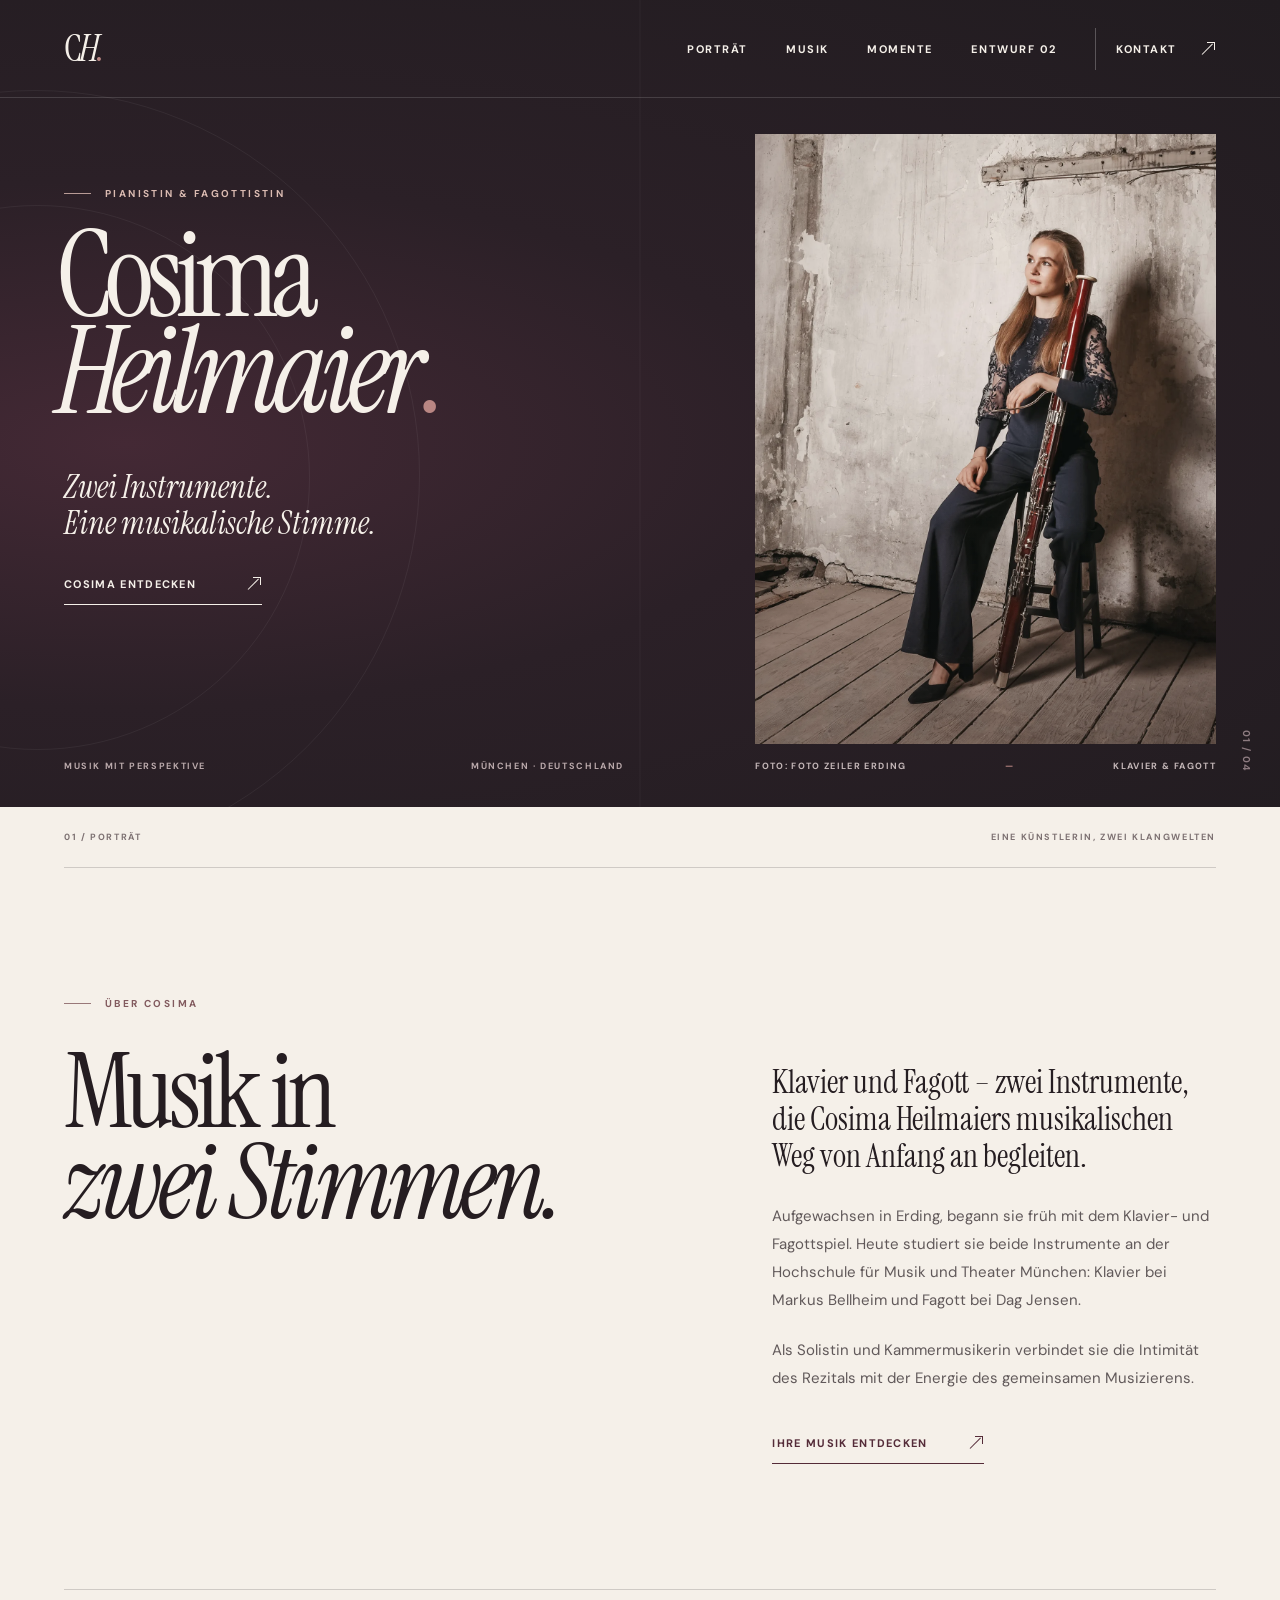
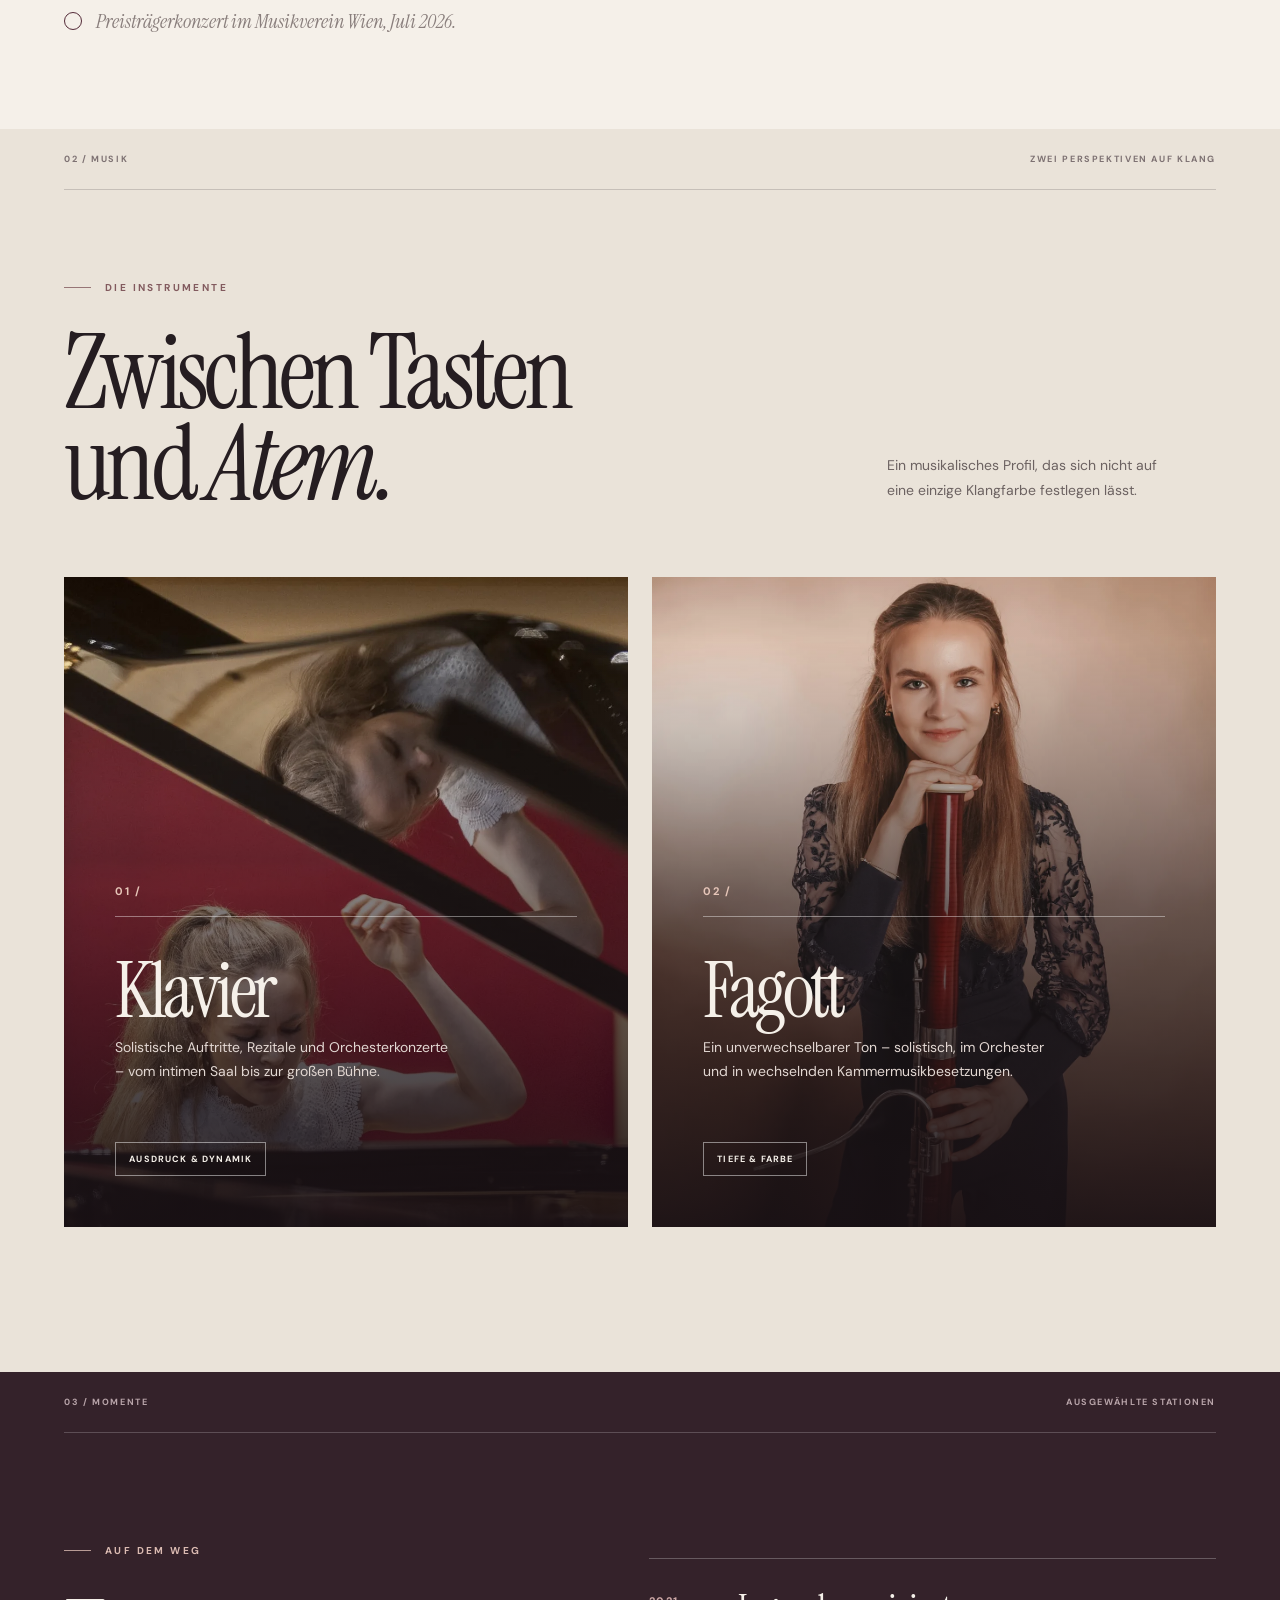
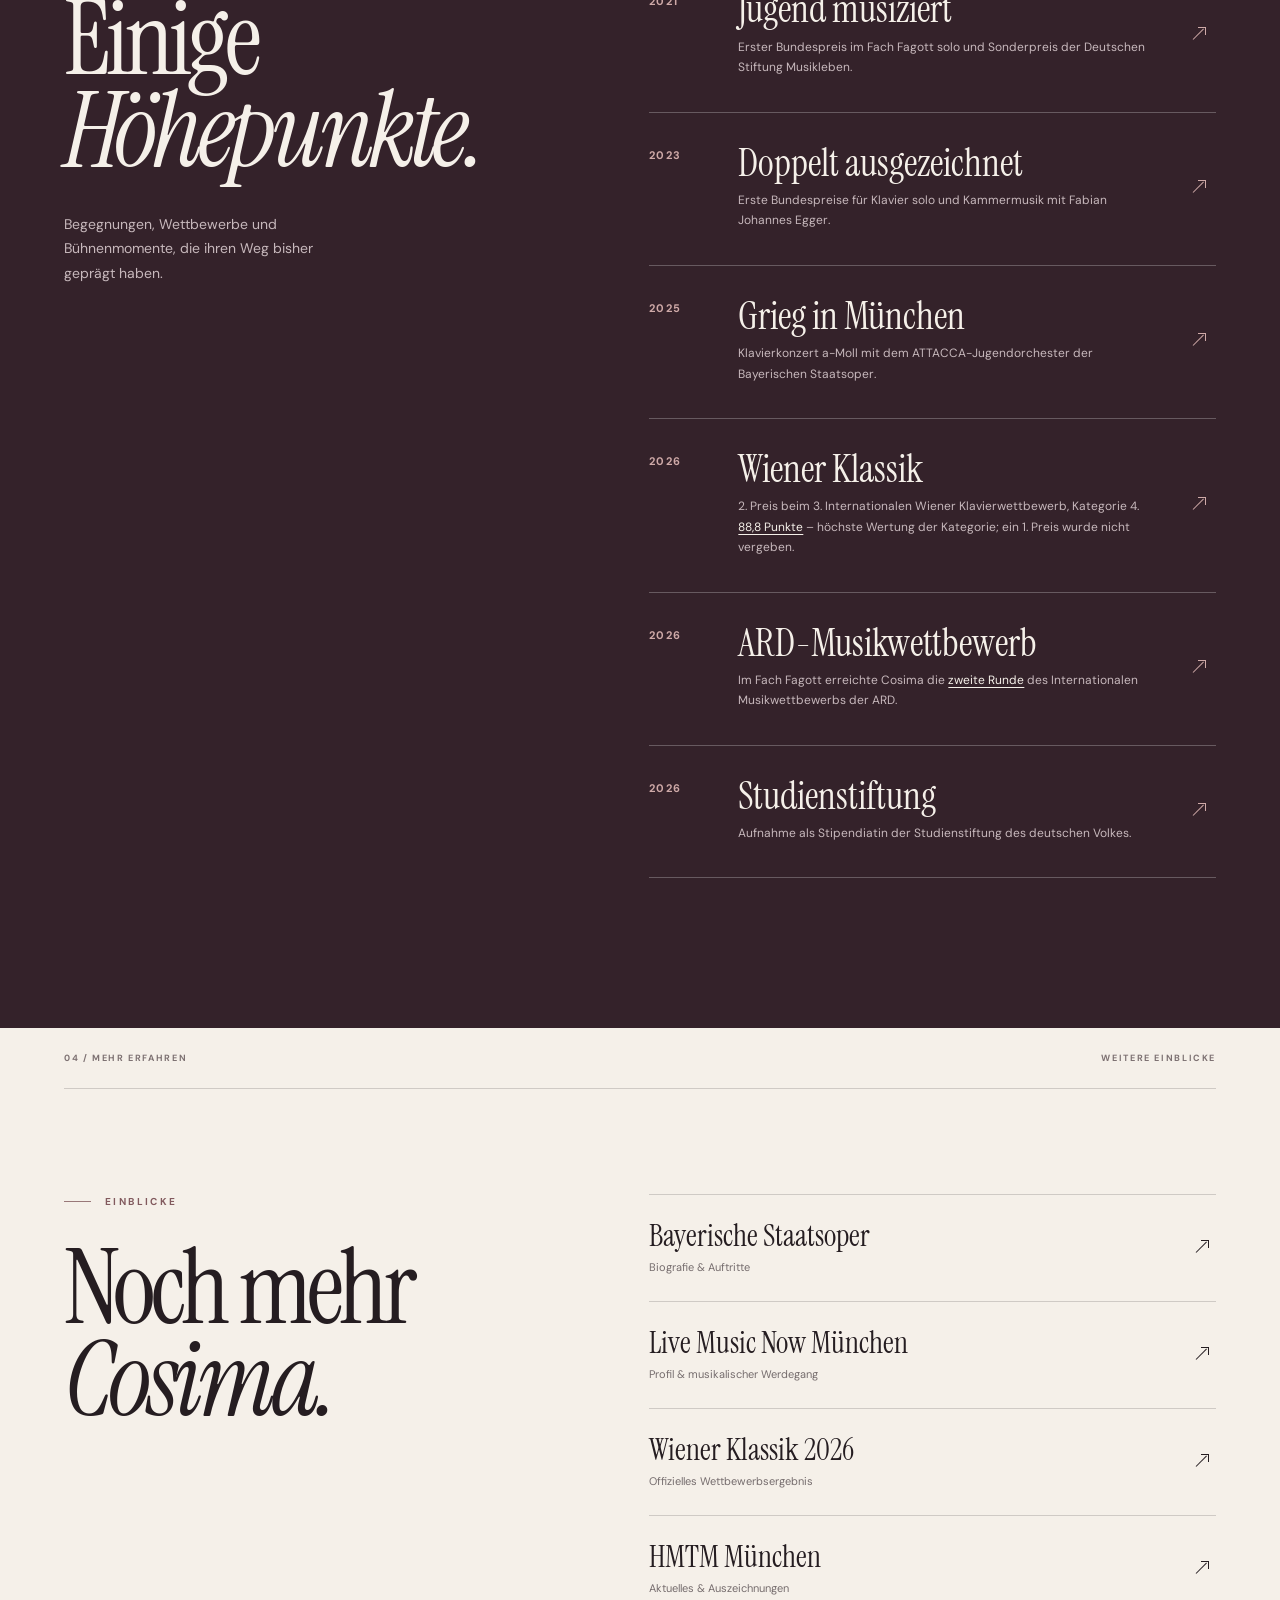
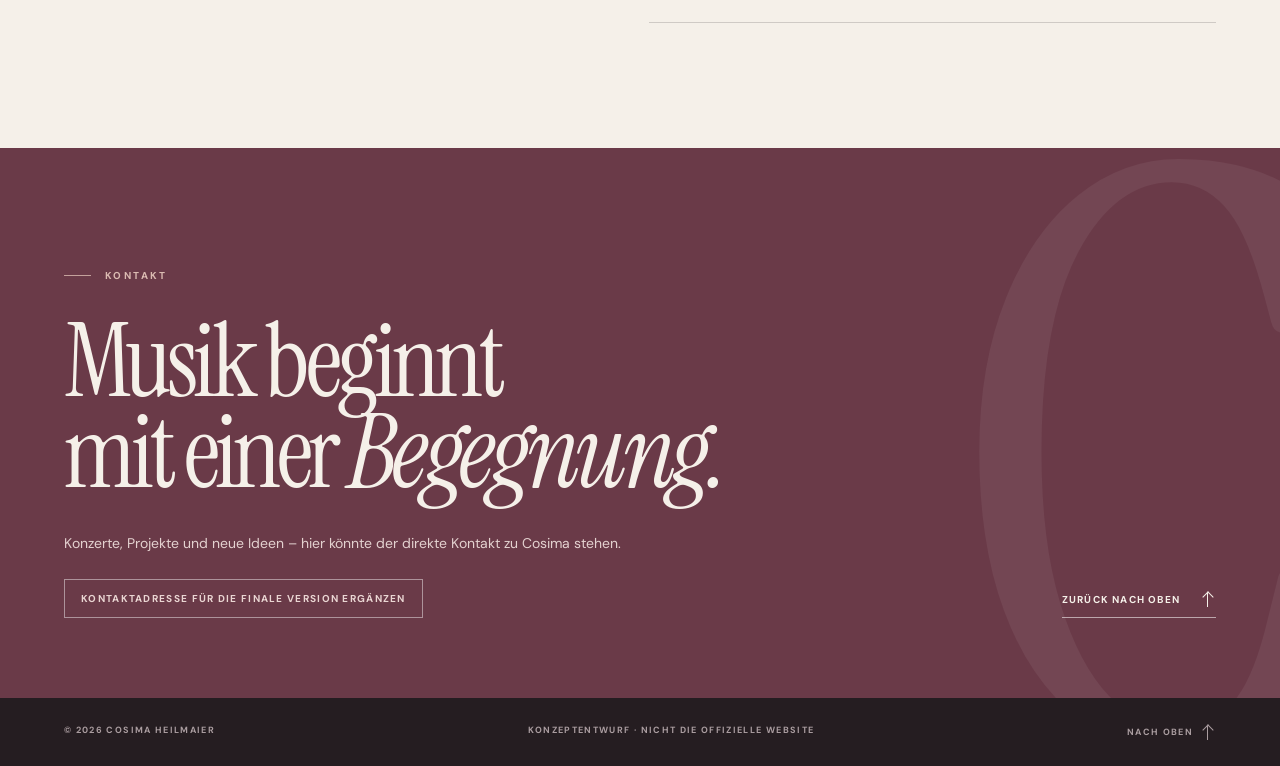
<file: index.html>
<!doctype html>
<html lang="de">
  <head>
    <meta charset="UTF-8" />
    <meta name="viewport" content="width=device-width, initial-scale=1" />
    <meta name="theme-color" content="#251d21" />
    <meta name="description" content="Cosima Heilmaier – Pianistin und Fagottistin. Ein musikalisches Porträt zwischen Klavier, Fagott und Bühne." />
    <title>Cosima Heilmaier — Pianistin & Fagottistin</title>
    <link rel="preconnect" href="https://fonts.googleapis.com" />
    <link rel="preconnect" href="https://fonts.gstatic.com" crossorigin />
    <link href="https://fonts.googleapis.com/css2?family=DM+Sans:wght@400;500;600;700&family=Instrument+Serif:ital@0;1&display=swap" rel="stylesheet" />
    <link rel="stylesheet" href="styles.css" />
    <script src="script.js" defer></script>
  </head>
  <body>
    <a class="skip-link" href="#main">Zum Inhalt springen</a>
    <header class="site-header" id="top">
      <a class="brand" href="#top" aria-label="Cosima Heilmaier – Startseite">C<span>H</span><i>.</i></a>
      <button class="menu-toggle" type="button" aria-label="Menü öffnen" aria-expanded="false" aria-controls="site-nav">
        <span></span><span></span>
      </button>
      <nav class="site-nav" id="site-nav" aria-label="Hauptnavigation">
        <a href="#portrait">Porträt</a>
        <a href="#musik">Musik</a>
        <a href="#momente">Momente</a>
        <a href="alternative.html">Entwurf 02</a>
        <a class="nav-contact" href="#kontakt">Kontakt <span class="arrow-diagonal" aria-hidden="true"></span></a>
      </nav>
    </header>

    <main id="main">
      <section class="hero" aria-labelledby="hero-title">
        <div class="hero-orbit hero-orbit-one" aria-hidden="true"></div>
        <div class="hero-orbit hero-orbit-two" aria-hidden="true"></div>
        <div class="hero-copy">
          <p class="eyebrow light"><span class="eyebrow-line"></span> Pianistin & Fagottistin</p>
          <h1 id="hero-title">Cosima<br /><em>Heilmaier</em><span class="hero-period">.</span></h1>
          <p class="hero-subtitle">Zwei Instrumente.<br />Eine musikalische Stimme.</p>
          <a class="text-link light-link" href="#portrait">Cosima entdecken <span class="arrow-diagonal" aria-hidden="true"></span></a>
          <div class="hero-bottom"><span>Musik mit Perspektive</span><span>München · Deutschland</span></div>
        </div>
        <div class="hero-visual">
          <div class="portrait-frame">
            <img src="assets/cosima-portrait.webp" alt="Cosima Heilmaier mit ihrem Fagott" width="1300" height="1800" fetchpriority="high" />
          </div>
          <p class="portrait-caption">Foto: Foto Zeiler Erding <span>—</span> Klavier & Fagott</p>
          <div class="hero-index" aria-hidden="true">01 / 04</div>
        </div>
      </section>

      <section class="intro section-pad" id="portrait" aria-labelledby="intro-title">
        <div class="section-topline"><span>01 / Porträt</span><span>Eine Künstlerin, zwei Klangwelten</span></div>
        <div class="intro-grid">
          <div class="intro-title-wrap">
            <p class="eyebrow dark"><span class="eyebrow-line"></span> Über Cosima</p>
            <h2 id="intro-title">Musik in<br /><em>zwei Stimmen.</em></h2>
          </div>
          <div class="intro-body">
            <p class="lead">Klavier und Fagott – zwei Instrumente, die Cosima Heilmaiers musikalischen Weg von Anfang an begleiten.</p>
            <p>Aufgewachsen in Erding, begann sie früh mit dem Klavier- und Fagottspiel. Heute studiert sie beide Instrumente an der Hochschule für Musik und Theater München: Klavier bei Markus Bellheim und Fagott bei Dag Jensen.</p>
            <p>Als Solistin und Kammermusikerin verbindet sie die Intimität des Rezitals mit der Energie des gemeinsamen Musizierens.</p>
            <a class="text-link dark-link" href="#musik">Ihre Musik entdecken <span class="arrow-diagonal" aria-hidden="true"></span></a>
          </div>
        </div>
        <div class="intro-footnote"><span class="footnote-mark" aria-hidden="true"></span><span>Preisträgerkonzert im Musikverein Wien, Juli 2026.</span></div>
      </section>

      <section class="music section-pad" id="musik" aria-labelledby="music-title">
        <div class="section-topline"><span>02 / Musik</span><span>Zwei Perspektiven auf Klang</span></div>
        <div class="music-heading">
          <p class="eyebrow dark"><span class="eyebrow-line"></span> Die Instrumente</p>
          <h2 id="music-title">Zwischen Tasten<br />und <em>Atem.</em></h2>
          <p>Ein musikalisches Profil, das sich nicht auf eine einzige Klangfarbe festlegen lässt.</p>
        </div>
        <div class="instrument-grid">
          <article class="instrument-card piano-card">
            <div class="card-art card-art-piano" aria-hidden="true"><img src="assets/cosima-piano-performance.webp" alt="" width="1800" height="1200" loading="lazy" /></div>
            <div class="card-content"><span class="card-number">01 /</span><h3>Klavier</h3><p>Solistische Auftritte, Rezitale und Orchesterkonzerte – vom intimen Saal bis zur großen Bühne.</p><span class="card-tag">Ausdruck & Dynamik</span></div>
          </article>
          <article class="instrument-card bassoon-card">
            <div class="card-art card-art-bassoon" aria-hidden="true"><img src="assets/cosima-bassoon-portrait.webp" alt="" width="1300" height="1800" loading="lazy" /></div>
            <div class="card-content"><span class="card-number">02 /</span><h3>Fagott</h3><p>Ein unverwechselbarer Ton – solistisch, im Orchester und in wechselnden Kammermusikbesetzungen.</p><span class="card-tag">Tiefe & Farbe</span></div>
          </article>
        </div>
      </section>

      <section class="moments section-pad" id="momente" aria-labelledby="moments-title">
        <div class="section-topline"><span>03 / Momente</span><span>Ausgewählte Stationen</span></div>
        <div class="moments-layout">
          <div class="moments-heading"><p class="eyebrow light"><span class="eyebrow-line"></span> Auf dem Weg</p><h2 id="moments-title">Einige<br /><em>Höhepunkte.</em></h2><p>Begegnungen, Wettbewerbe und Bühnenmomente, die ihren Weg bisher geprägt haben.</p></div>
          <div class="timeline">
            <article class="timeline-item"><span class="timeline-year">2021</span><div><h3>Jugend musiziert</h3><p>Erster Bundespreis im Fach Fagott solo und Sonderpreis der Deutschen Stiftung Musikleben.</p></div><span class="arrow-diagonal timeline-arrow" aria-hidden="true"></span></article>
            <article class="timeline-item"><span class="timeline-year">2023</span><div><h3>Doppelt ausgezeichnet</h3><p>Erste Bundespreise für Klavier solo und Kammermusik mit Fabian Johannes Egger.</p></div><span class="arrow-diagonal timeline-arrow" aria-hidden="true"></span></article>
            <article class="timeline-item"><span class="timeline-year">2025</span><div><h3>Grieg in München</h3><p>Klavierkonzert a-Moll mit dem ATTACCA-Jugendorchester der Bayerischen Staatsoper.</p></div><span class="arrow-diagonal timeline-arrow" aria-hidden="true"></span></article>
            <article class="timeline-item"><span class="timeline-year">2026</span><div><h3>Wiener Klassik</h3><p>2. Preis beim 3. Internationalen Wiener Klavierwettbewerb, Kategorie 4. <a href="https://www.viennapiano.at/_files/ugd/1e3f94_ae47a9c7ab6e46a2a21dee427298e2e5.pdf" target="_blank" rel="noopener noreferrer">88,8 Punkte</a> – höchste Wertung der Kategorie; ein 1. Preis wurde nicht vergeben.</p></div><span class="arrow-diagonal timeline-arrow" aria-hidden="true"></span></article>
            <article class="timeline-item"><span class="timeline-year">2026</span><div><h3>ARD-Musikwettbewerb</h3><p>Im Fach Fagott erreichte Cosima die <a href="https://www.ard-musikwettbewerb.de/" target="_blank" rel="noopener noreferrer">zweite Runde</a> des Internationalen Musikwettbewerbs der ARD.</p></div><span class="arrow-diagonal timeline-arrow" aria-hidden="true"></span></article>
            <article class="timeline-item"><span class="timeline-year">2026</span><div><h3>Studienstiftung</h3><p>Aufnahme als Stipendiatin der Studienstiftung des deutschen Volkes.</p></div><span class="arrow-diagonal timeline-arrow" aria-hidden="true"></span></article>
          </div>
        </div>
      </section>

      <section class="profiles section-pad" aria-labelledby="profiles-title">
        <div class="section-topline"><span>04 / Mehr erfahren</span><span>Weitere Einblicke</span></div>
        <div class="profiles-layout"><div><p class="eyebrow dark"><span class="eyebrow-line"></span> Einblicke</p><h2 id="profiles-title">Noch mehr<br /><em>Cosima.</em></h2></div><div class="profile-links"><a href="https://www.staatsoper.de/biographien/heilmaier-cosima" target="_blank" rel="noopener noreferrer"><span>Bayerische Staatsoper</span><small>Biografie & Auftritte</small><span class="arrow-diagonal" aria-hidden="true"></span></a><a href="https://livemusicnow-muenchen.de/stipendiat/heilmaier-cosima/" target="_blank" rel="noopener noreferrer"><span>Live Music Now München</span><small>Profil & musikalischer Werdegang</small><span class="arrow-diagonal" aria-hidden="true"></span></a><a href="https://www.viennapiano.at/_files/ugd/1e3f94_ae47a9c7ab6e46a2a21dee427298e2e5.pdf" target="_blank" rel="noopener noreferrer"><span>Wiener Klassik 2026</span><small>Offizielles Wettbewerbsergebnis</small><span class="arrow-diagonal" aria-hidden="true"></span></a><a href="https://hmtm.de/cosima-heilmaier-wird-stipendiatin-der-studienstiftung-des-deutschen-volkes/" target="_blank" rel="noopener noreferrer"><span>HMTM München</span><small>Aktuelles & Auszeichnungen</small><span class="arrow-diagonal" aria-hidden="true"></span></a></div></div>
      </section>

      <section class="contact section-pad" id="kontakt" aria-labelledby="contact-title"><div class="contact-decoration" aria-hidden="true">C</div><p class="eyebrow light"><span class="eyebrow-line"></span> Kontakt</p><h2 id="contact-title">Musik beginnt<br />mit einer <em>Begegnung.</em></h2><p>Konzerte, Projekte und neue Ideen – hier könnte der direkte Kontakt zu Cosima stehen.</p><span class="contact-note">Kontaktadresse für die finale Version ergänzen</span><a class="back-top" href="#top">Zurück nach oben <span class="arrow-up" aria-hidden="true"></span></a></section>
    </main>
    <footer class="site-footer"><span>© 2026 Cosima Heilmaier</span><span>Konzeptentwurf · Nicht die offizielle Website</span><a href="#top">Nach oben <span class="arrow-up" aria-hidden="true"></span></a></footer>
  </body>
</html>
</file>
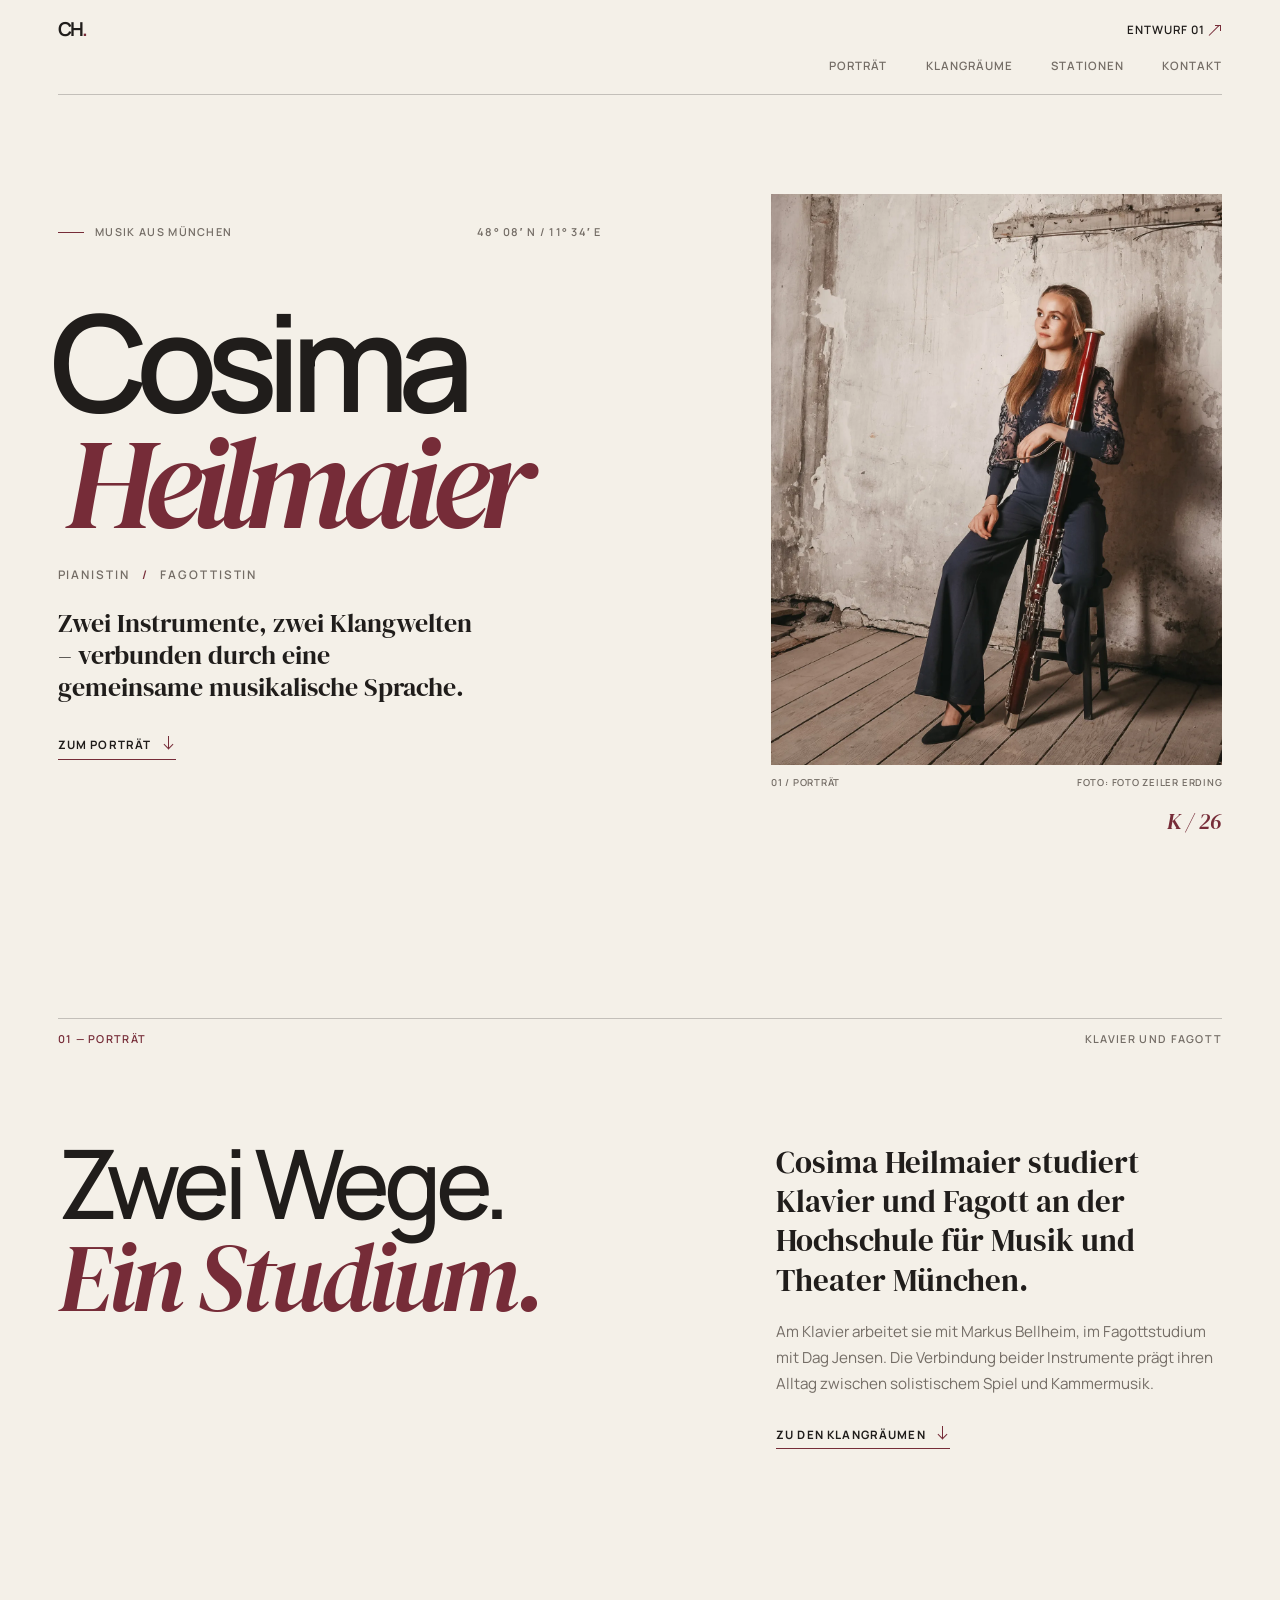
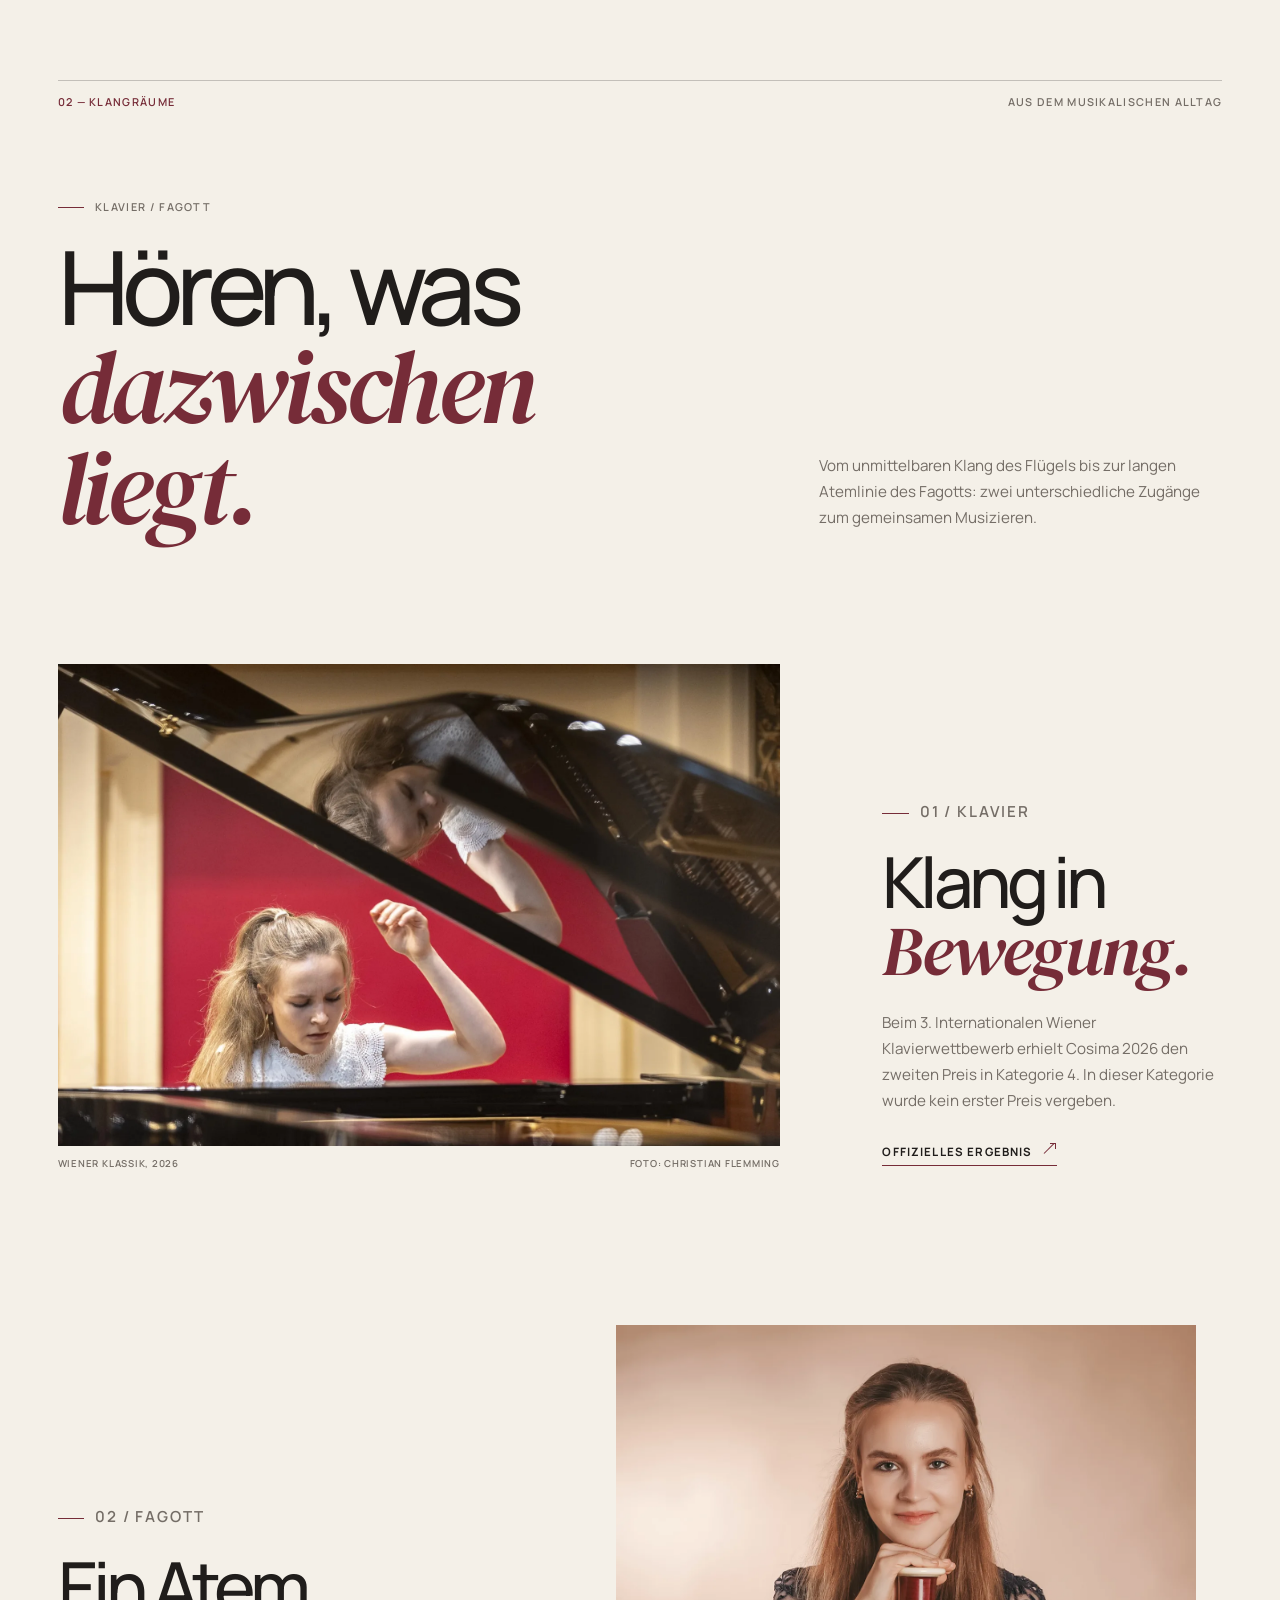
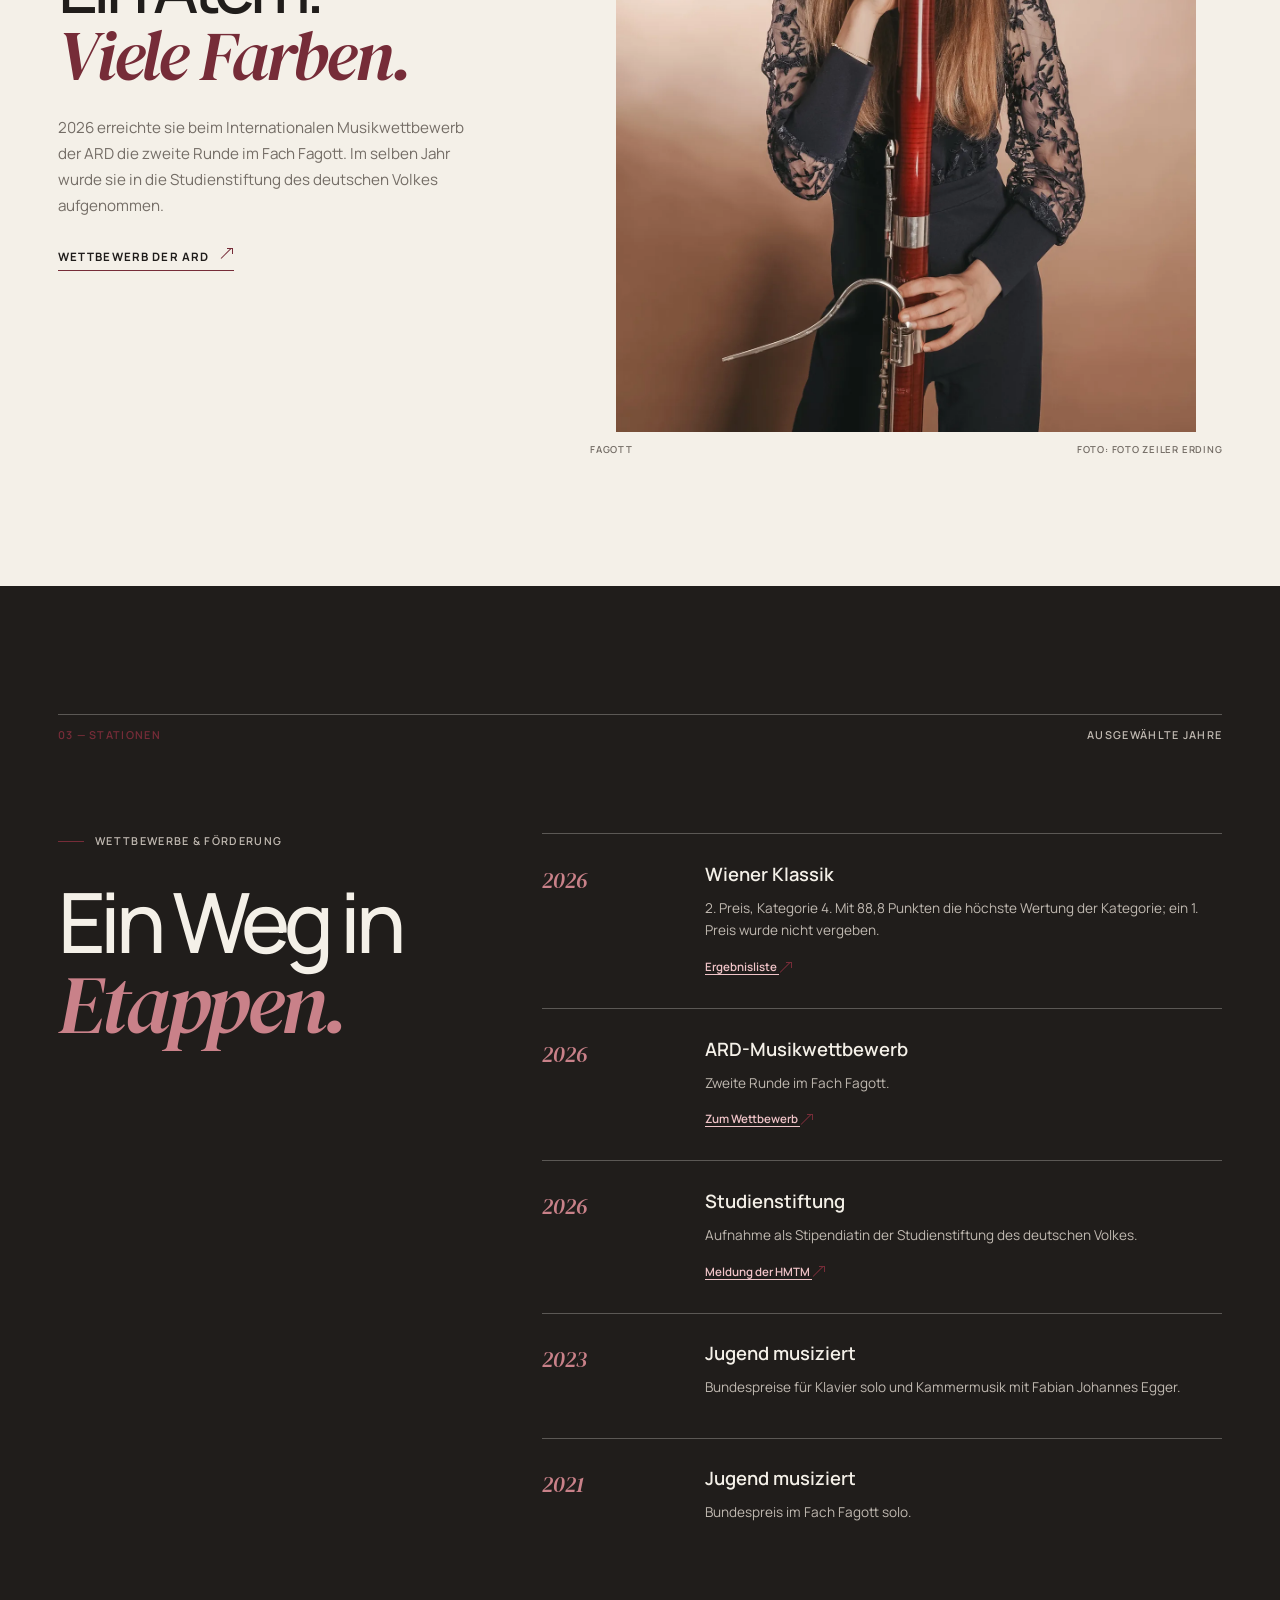
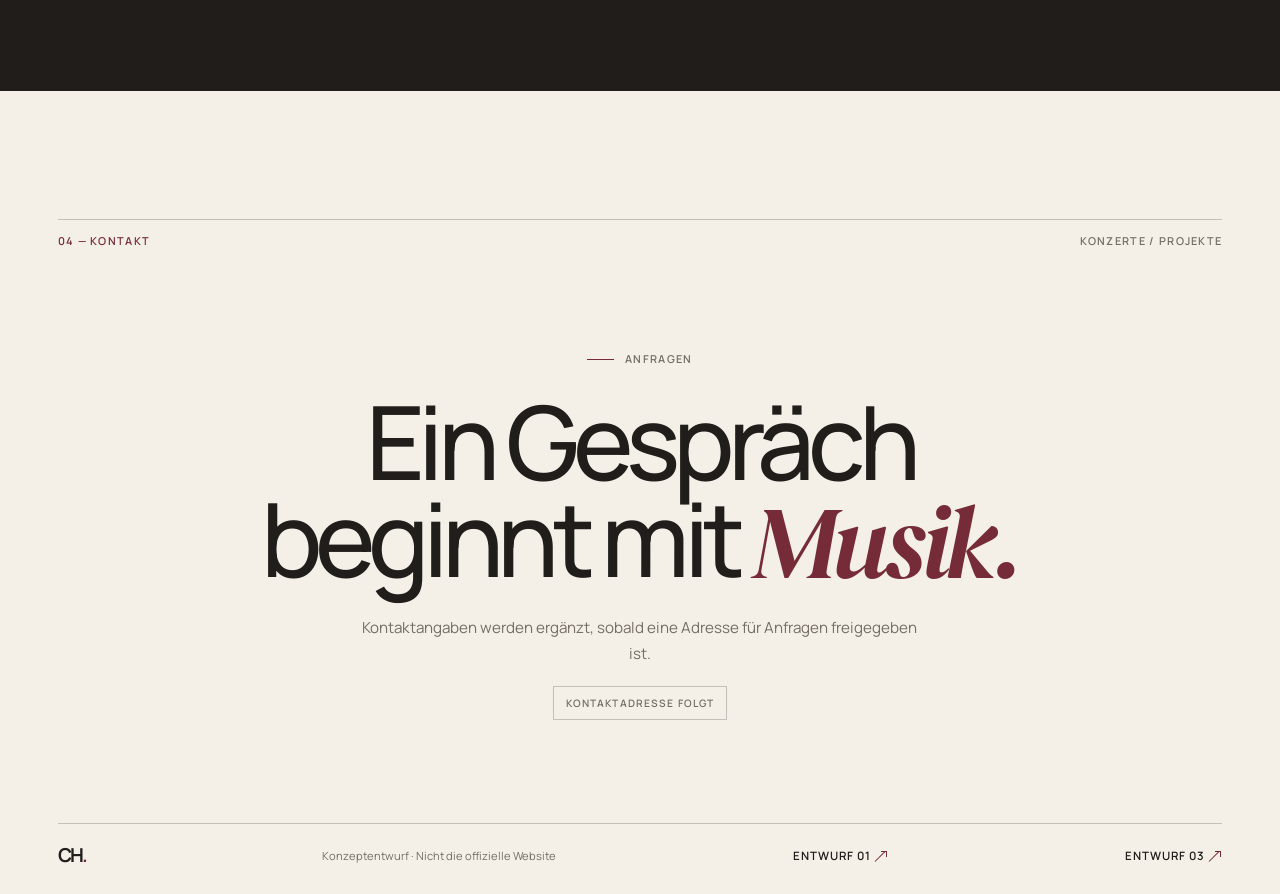
<file: alternative.html>
<!doctype html>
<html lang="de">
  <head>
    <meta charset="UTF-8" />
    <meta name="viewport" content="width=device-width, initial-scale=1" />
    <meta name="theme-color" content="#f4f0e8" />
    <meta name="description" content="Cosima Heilmaier – Pianistin und Fagottistin. Ein musikalisches Porträt in Klavier, Fagott und ausgewählten Stationen." />
    <title>Cosima Heilmaier — Pianistin &amp; Fagottistin</title>
    <link rel="preconnect" href="https://fonts.googleapis.com" />
    <link rel="preconnect" href="https://fonts.gstatic.com" crossorigin />
    <link href="https://fonts.googleapis.com/css2?family=DM+Serif+Display:ital@0;1&family=Manrope:wght@400;500;600;700&display=swap" rel="stylesheet" />
    <link rel="stylesheet" href="alternative.css" />
  </head>
  <body>
    <a class="skip-link" href="#main">Zum Inhalt springen</a>

    <header class="site-header" id="start">
      <div class="header-top">
        <a class="wordmark" href="#start" aria-label="Cosima Heilmaier – Seitenanfang">CH<span>.</span></a>
        <a class="draft-link" href="index.html">Entwurf 01 <span class="arrow-diagonal" aria-hidden="true"></span></a>
      </div>
      <nav class="site-nav" aria-label="Hauptnavigation">
        <a href="#portrait">Porträt</a>
        <a href="#klang">Klangräume</a>
        <a href="#stationen">Stationen</a>
        <a href="#kontakt">Kontakt</a>
      </nav>
    </header>

    <main id="main">
      <section class="hero page-width" aria-labelledby="hero-title">
        <div class="hero-copy">
          <p class="eyebrow"><span>Musik aus München</span><span>48° 08′ N / 11° 34′ E</span></p>
          <h1 id="hero-title"><span class="name-given">Cosima</span><span class="name-family">Heilmaier</span></h1>
          <p class="hero-role">Pianistin <span aria-hidden="true">/</span> Fagottistin</p>
          <p class="hero-lead">Zwei Instrumente, zwei Klangwelten – verbunden durch eine gemeinsame musikalische Sprache.</p>
          <a class="text-link" href="#portrait">Zum Porträt <span class="arrow-down" aria-hidden="true"></span></a>
        </div>
        <figure class="hero-figure">
          <div class="image-frame hero-image">
            <img src="assets/cosima-portrait.webp" alt="Cosima Heilmaier sitzt mit ihrem Fagott in einem hellen Raum." width="1300" height="1800" fetchpriority="high" />
          </div>
          <figcaption><span>01 / Porträt</span><span>Foto: Foto Zeiler Erding</span></figcaption>
        </figure>
        <p class="hero-index" aria-hidden="true">K / 26</p>
      </section>

      <section class="about section-space page-width" id="portrait" aria-labelledby="about-title">
        <div class="section-label"><span>01 — Porträt</span><span>Klavier und Fagott</span></div>
        <div class="about-grid">
          <h2 id="about-title">Zwei Wege.<br /><em>Ein Studium.</em></h2>
          <div class="about-copy">
            <p class="lead">Cosima Heilmaier studiert Klavier und Fagott an der Hochschule für Musik und Theater München.</p>
            <p>Am Klavier arbeitet sie mit Markus Bellheim, im Fagottstudium mit Dag Jensen. Die Verbindung beider Instrumente prägt ihren Alltag zwischen solistischem Spiel und Kammermusik.</p>
            <a class="text-link" href="#klang">Zu den Klangräumen <span class="arrow-down" aria-hidden="true"></span></a>
          </div>
        </div>
      </section>

      <section class="sound section-space page-width" id="klang" aria-labelledby="sound-title">
        <div class="section-label"><span>02 — Klangräume</span><span>Aus dem musikalischen Alltag</span></div>
        <div class="sound-heading">
          <p class="eyebrow"><span>Klavier / Fagott</span></p>
          <h2 id="sound-title">Hören, was<br /><em>dazwischen liegt.</em></h2>
          <p class="sound-intro">Vom unmittelbaren Klang des Flügels bis zur langen Atemlinie des Fagotts: zwei unterschiedliche Zugänge zum gemeinsamen Musizieren.</p>
        </div>

        <article class="story-row piano-story" aria-labelledby="piano-title">
          <figure class="story-figure">
            <div class="image-frame piano-image">
              <img src="assets/cosima-piano-performance.webp" alt="Cosima Heilmaier spielt am Flügel; ihr Spiegelbild erscheint im aufgeklappten Deckel." width="1800" height="1200" loading="lazy" />
            </div>
            <figcaption><span>Wiener Klassik, 2026</span><span>Foto: Christian Flemming</span></figcaption>
          </figure>
          <div class="story-copy">
            <p class="eyebrow"><span>01 / Klavier</span></p>
            <h3 id="piano-title">Klang in<br /><em>Bewegung.</em></h3>
            <p>Beim 3. Internationalen Wiener Klavierwettbewerb erhielt Cosima 2026 den zweiten Preis in Kategorie 4. In dieser Kategorie wurde kein erster Preis vergeben.</p>
            <a class="text-link" href="https://www.viennapiano.at/_files/ugd/1e3f94_ae47a9c7ab6e46a2a21dee427298e2e5.pdf" target="_blank" rel="noopener noreferrer">Offizielles Ergebnis <span class="arrow-diagonal" aria-hidden="true"></span><span class="visually-hidden"> (öffnet in neuem Tab, PDF)</span></a>
          </div>
        </article>

        <article class="story-row bassoon-story" aria-labelledby="bassoon-title">
          <div class="story-copy">
            <p class="eyebrow"><span>02 / Fagott</span></p>
            <h3 id="bassoon-title">Ein Atem.<br /><em>Viele Farben.</em></h3>
            <p>2026 erreichte sie beim Internationalen Musikwettbewerb der ARD die zweite Runde im Fach Fagott. Im selben Jahr wurde sie in die Studienstiftung des deutschen Volkes aufgenommen.</p>
            <a class="text-link" href="https://www.ard-musikwettbewerb.de/" target="_blank" rel="noopener noreferrer">Wettbewerb der ARD <span class="arrow-diagonal" aria-hidden="true"></span><span class="visually-hidden"> (öffnet in neuem Tab)</span></a>
          </div>
          <figure class="story-figure">
            <div class="image-frame bassoon-image">
              <img src="assets/cosima-bassoon-portrait.webp" alt="Porträt von Cosima Heilmaier mit ihrem Fagott." width="1300" height="1800" loading="lazy" />
            </div>
            <figcaption><span>Fagott</span><span>Foto: Foto Zeiler Erding</span></figcaption>
          </figure>
        </article>
      </section>

      <section class="milestones section-space" id="stationen" aria-labelledby="milestones-title">
        <div class="page-width">
          <div class="section-label"><span>03 — Stationen</span><span>Ausgewählte Jahre</span></div>
          <div class="milestones-layout">
            <div class="milestones-heading">
              <p class="eyebrow"><span>Wettbewerbe &amp; Förderung</span></p>
              <h2 id="milestones-title">Ein Weg in<br /><em>Etappen.</em></h2>
            </div>
            <ol class="milestone-list">
              <li>
                <time datetime="2026">2026</time>
                <div><h3>Wiener Klassik</h3><p>2. Preis, Kategorie 4. Mit 88,8 Punkten die höchste Wertung der Kategorie; ein 1. Preis wurde nicht vergeben.</p><a href="https://www.viennapiano.at/_files/ugd/1e3f94_ae47a9c7ab6e46a2a21dee427298e2e5.pdf" target="_blank" rel="noopener noreferrer">Ergebnisliste <span class="arrow-diagonal" aria-hidden="true"></span><span class="visually-hidden"> (öffnet in neuem Tab, PDF)</span></a></div>
              </li>
              <li>
                <time datetime="2026">2026</time>
                <div><h3>ARD-Musikwettbewerb</h3><p>Zweite Runde im Fach Fagott.</p><a href="https://www.ard-musikwettbewerb.de/" target="_blank" rel="noopener noreferrer">Zum Wettbewerb <span class="arrow-diagonal" aria-hidden="true"></span><span class="visually-hidden"> (öffnet in neuem Tab)</span></a></div>
              </li>
              <li>
                <time datetime="2026">2026</time>
                <div><h3>Studienstiftung</h3><p>Aufnahme als Stipendiatin der Studienstiftung des deutschen Volkes.</p><a href="https://hmtm.de/cosima-heilmaier-wird-stipendiatin-der-studienstiftung-des-deutschen-volkes/" target="_blank" rel="noopener noreferrer">Meldung der HMTM <span class="arrow-diagonal" aria-hidden="true"></span><span class="visually-hidden"> (öffnet in neuem Tab)</span></a></div>
              </li>
              <li>
                <time datetime="2023">2023</time>
                <div><h3>Jugend musiziert</h3><p>Bundespreise für Klavier solo und Kammermusik mit Fabian Johannes Egger.</p></div>
              </li>
              <li>
                <time datetime="2021">2021</time>
                <div><h3>Jugend musiziert</h3><p>Bundespreis im Fach Fagott solo.</p></div>
              </li>
            </ol>
          </div>
        </div>
      </section>

      <section class="contact section-space page-width" id="kontakt" aria-labelledby="contact-title">
        <div class="section-label"><span>04 — Kontakt</span><span>Konzerte / Projekte</span></div>
        <div class="contact-content">
          <p class="eyebrow"><span>Anfragen</span></p>
          <h2 id="contact-title">Ein Gespräch<br />beginnt mit <em>Musik.</em></h2>
          <p>Kontaktangaben werden ergänzt, sobald eine Adresse für Anfragen freigegeben ist.</p>
          <span class="contact-note">Kontaktadresse folgt</span>
        </div>
      </section>
    </main>

    <footer class="site-footer page-width">
      <a class="wordmark" href="#start" aria-label="Zurück zum Seitenanfang">CH<span>.</span></a>
      <p>Konzeptentwurf · Nicht die offizielle Website</p>
      <a href="index.html">Entwurf 01 <span class="arrow-diagonal" aria-hidden="true"></span></a>
      <a href="partitur.html">Entwurf 03 <span class="arrow-diagonal" aria-hidden="true"></span></a>
    </footer>
  </body>
</html>
</file>
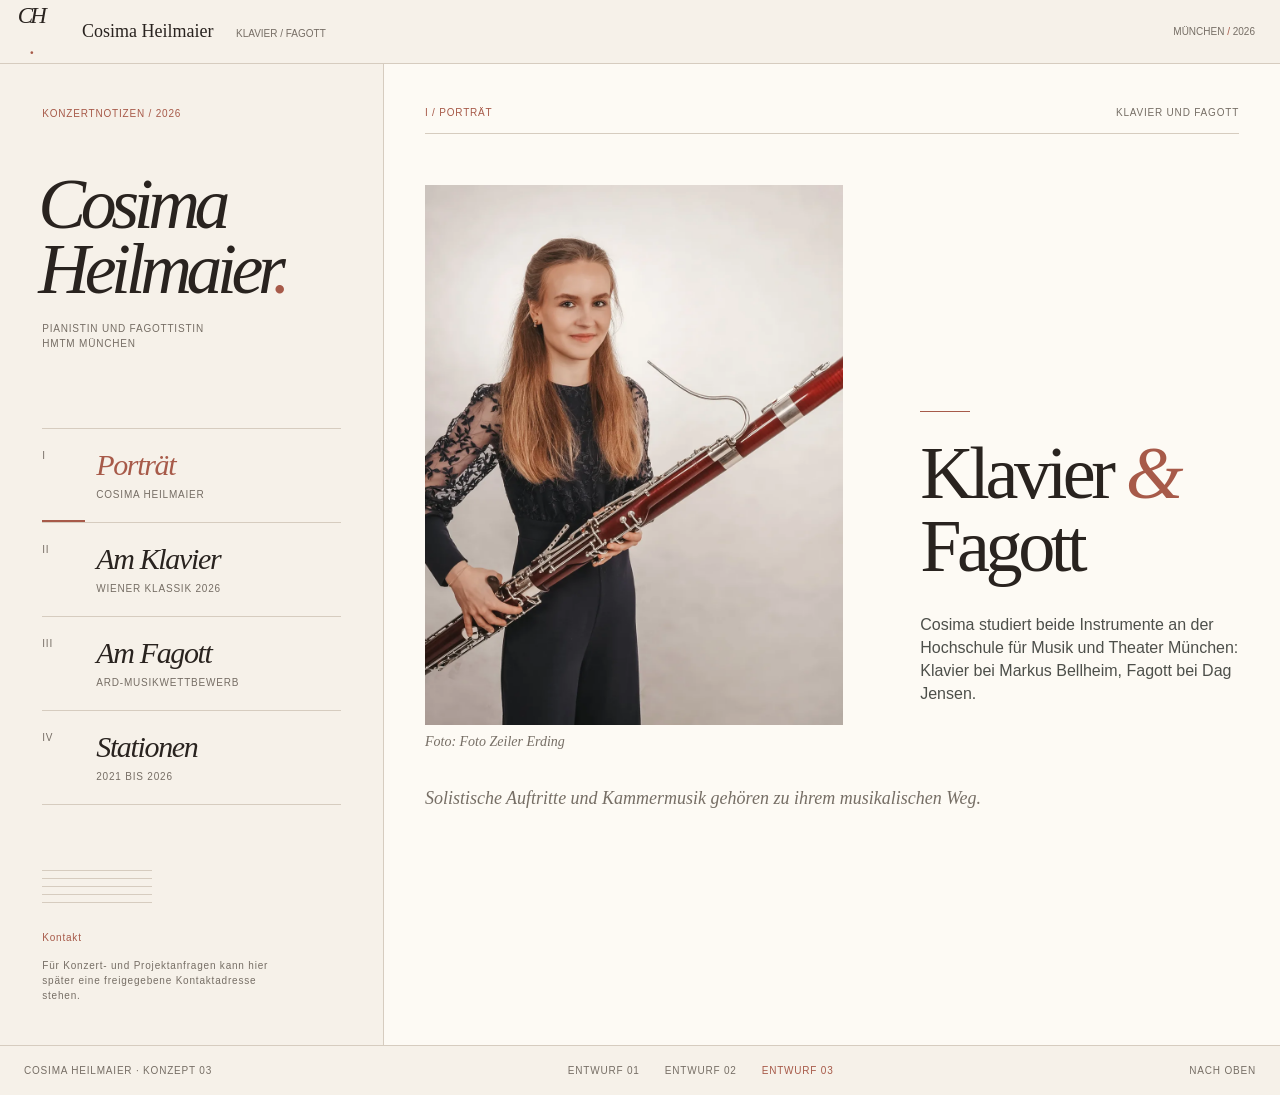
<file: partitur.html>
<!doctype html>
<html lang="de">
  <head>
    <meta charset="UTF-8" />
    <meta name="viewport" content="width=device-width, initial-scale=1" />
    <meta name="theme-color" content="#f6f1e9" />
    <meta name="description" content="Cosima Heilmaier — Pianistin und Fagottistin. Porträt, Auftritte und musikalische Stationen." />
    <title>Cosima Heilmaier — Klavier und Fagott</title>
    <link rel="stylesheet" href="partitur.css" />
    <script src="partitur.js" defer></script>
  </head>
  <body>
    <a class="skip-link" href="#inhalt">Zum Inhalt springen</a>
    <header class="topbar" id="oben">
      <a class="monogram" href="#oben" aria-label="Cosima Heilmaier – nach oben">CH<span>.</span></a>
      <span class="topbar-name">Cosima Heilmaier <small>Klavier / Fagott</small></span>
      <span class="topbar-edition">München <span aria-hidden="true">/</span> 2026</span>
    </header>

    <main class="viewer" id="inhalt">
      <aside class="index">
        <p class="index-kicker">Konzertnotizen / 2026</p>
        <h1>Cosima<br />Heilmaier<span>.</span></h1>
        <p class="index-role">Pianistin und Fagottistin<br />HMTM München</p>
        <div class="tab-list" role="tablist" aria-label="Ansichten">
          <button id="tab-person" role="tab" type="button" aria-controls="panel-person" aria-selected="true" tabindex="0" data-view="person"><span>I</span><strong>Porträt</strong><small>Cosima Heilmaier</small></button>
          <button id="tab-klavier" role="tab" type="button" aria-controls="panel-klavier" aria-selected="false" tabindex="-1" data-view="klavier"><span>II</span><strong>Am Klavier</strong><small>Wiener Klassik 2026</small></button>
          <button id="tab-fagott" role="tab" type="button" aria-controls="panel-fagott" aria-selected="false" tabindex="-1" data-view="fagott"><span>III</span><strong>Am Fagott</strong><small>ARD-Musikwettbewerb</small></button>
          <button id="tab-stationen" role="tab" type="button" aria-controls="panel-stationen" aria-selected="false" tabindex="-1" data-view="stationen"><span>IV</span><strong>Stationen</strong><small>2021 bis 2026</small></button>
        </div>
        <div class="index-bottom"><span>Kontakt</span><p>Für Konzert- und Projektanfragen kann hier später eine freigegebene Kontaktadresse stehen.</p></div>
      </aside>

      <div class="stage">
        <section class="panel panel-person" id="panel-person" role="tabpanel" aria-labelledby="tab-person" tabindex="0">
          <div class="panel-top"><span>I / Porträt</span><span>Klavier und Fagott</span></div>
          <div class="person-composition">
            <figure class="person-photo"><img src="assets/cosima-bassoon-wide.webp" width="1800" height="1300" fetchpriority="high" alt="Cosima Heilmaier mit ihrem Fagott" /><figcaption>Foto: Foto Zeiler Erding</figcaption></figure>
            <div class="person-note"><span class="note-rule" aria-hidden="true"></span><h2>Klavier <em>&amp;</em><br />Fagott</h2><p>Cosima studiert beide Instrumente an der Hochschule für Musik und Theater München: Klavier bei Markus Bellheim, Fagott bei Dag Jensen.</p></div>
          </div>
          <p class="panel-tail">Solistische Auftritte und Kammermusik gehören zu ihrem musikalischen Weg.</p>
        </section>

        <section class="panel panel-klavier" id="panel-klavier" role="tabpanel" aria-labelledby="tab-klavier" tabindex="0">
          <div class="panel-top"><span>II / Am Klavier</span><span>Wien, Juli 2026</span></div>
          <figure class="performance-photo"><img src="assets/cosima-piano-performance.webp" width="1800" height="1200" loading="lazy" alt="Cosima Heilmaier spielt am Flügel beim Wiener Klavierwettbewerb" /><figcaption><span>Wiener Klassik 2026</span><span>Foto: Christian Flemming</span></figcaption></figure>
          <div class="performance-text"><span class="record-mark">II</span><div><h2>Wien, 2026</h2><p>2. Preis beim 3. Internationalen Wiener Klavierwettbewerb „Wiener Klassik“ in Kategorie 4. Mit 88,8 Punkten erreichte Cosima die höchste Wertung der Kategorie; ein 1. Preis wurde nicht vergeben.</p><a href="https://www.viennapiano.at/_files/ugd/1e3f94_ae47a9c7ab6e46a2a21dee427298e2e5.pdf" target="_blank" rel="noopener noreferrer">Offizielle Ergebnisliste <span class="external-arrow" aria-hidden="true"></span><span class="sr-only"> (PDF öffnet in neuem Tab)</span></a></div></div>
        </section>

        <section class="panel panel-fagott" id="panel-fagott" role="tabpanel" aria-labelledby="tab-fagott" tabindex="0">
          <div class="panel-top"><span>III / Am Fagott</span><span>ARD-Musikwettbewerb, 2026</span></div>
          <div class="fagott-composition"><div class="fagott-text"><span class="record-mark">III</span><h2>Auf der Bühne</h2><p>2026 erreichte Cosima beim Internationalen Musikwettbewerb der ARD die zweite Runde im Fach Fagott.</p><a href="https://www.ard-musikwettbewerb.de/" target="_blank" rel="noopener noreferrer">Zum Wettbewerb <span class="external-arrow" aria-hidden="true"></span><span class="sr-only"> (öffnet in neuem Tab)</span></a></div><figure><img src="assets/cosima-fagott-performance.webp" width="1800" height="1028" loading="lazy" alt="Cosima Heilmaier spielt Fagott auf der Bühne des ARD-Musikwettbewerbs" /><figcaption>ARD-Musikwettbewerb 2026 · Bühnenaufnahme</figcaption></figure></div>
        </section>

        <section class="panel panel-stationen" id="panel-stationen" role="tabpanel" aria-labelledby="tab-stationen" tabindex="0">
          <div class="panel-top"><span>IV / Stationen</span><span>Auswahl, kein vollständiger Lebenslauf</span></div>
          <h2 class="register-title">Auswahl</h2>
          <ol class="register">
            <li><time datetime="2026">2026</time><div><strong>Wiener Klassik</strong><p>2. Preis Klavier, Kategorie 4; 88,8 Punkte, kein 1. Preis vergeben.</p></div></li>
            <li><time datetime="2026">2026</time><div><strong>ARD-Musikwettbewerb</strong><p>Zweite Runde, Fagott.</p></div></li>
            <li><time datetime="2026">2026</time><div><strong>Studienstiftung</strong><p>Aufnahme als Stipendiatin der Studienstiftung des deutschen Volkes.</p></div></li>
            <li><time datetime="2023">2023</time><div><strong>Jugend musiziert</strong><p>Erste Bundespreise für Klavier solo und Kammermusik.</p></div></li>
            <li><time datetime="2021">2021</time><div><strong>Jugend musiziert</strong><p>Erster Bundespreis im Fach Fagott solo.</p></div></li>
          </ol>
          <p class="register-source">Biografische Quellen: <a href="https://www.staatsoper.de/biographien/heilmaier-cosima" target="_blank" rel="noopener noreferrer">Bayerische Staatsoper</a>, <a href="https://livemusicnow-muenchen.de/stipendiat/heilmaier-cosima/" target="_blank" rel="noopener noreferrer">Live Music Now München</a>, <a href="https://hmtm.de/cosima-heilmaier-wird-stipendiatin-der-studienstiftung-des-deutschen-volkes/" target="_blank" rel="noopener noreferrer">HMTM</a>.</p>
        </section>
      </div>
    </main>

    <footer class="site-footer"><span>Cosima Heilmaier · Konzept 03</span><nav aria-label="Andere Entwürfe"><a href="index.html">Entwurf 01</a><a href="alternative.html">Entwurf 02</a><span aria-current="page">Entwurf 03</span></nav><a href="#oben">Nach oben</a></footer>
  </body>
</html>
</file>
<file: styles.css>
:root {
  --ink: #251d21;
  --paper: #f5f0e9;
  --cream: #eae1d5;
  --rose: #b98683;
  --wine: #542b38;
  --muted: #756c6d;
  --line: rgba(37, 29, 33, .18);
  --serif: "Instrument Serif", Georgia, serif;
  --sans: "DM Sans", Arial, sans-serif;
}

* { box-sizing: border-box; }
html { scroll-behavior: smooth; }
body { margin: 0; overflow-x: hidden; color: var(--ink); background: var(--paper); font-family: var(--sans); -webkit-font-smoothing: antialiased; }
img { display: block; max-width: 100%; }
a { color: inherit; text-decoration: none; }
button { font: inherit; }
::selection { background: var(--rose); color: var(--ink); }
:focus-visible { outline: 2px solid currentColor; outline-offset: 5px; }
.arrow-diagonal, .arrow-up { position: relative; display: inline-block; flex: 0 0 16px; width: 16px; height: 16px; vertical-align: middle; }
.arrow-diagonal::before { content: ""; position: absolute; left: 2px; bottom: 2px; width: 15px; height: 1px; background: currentColor; transform: rotate(-45deg); transform-origin: left center; }
.arrow-diagonal::after { content: ""; position: absolute; top: 1px; right: 1px; width: 7px; height: 7px; border-top: 1px solid currentColor; border-right: 1px solid currentColor; }
.arrow-up::before { content: ""; position: absolute; top: 2px; left: 7px; width: 1px; height: 14px; background: currentColor; }
.arrow-up::after { content: ""; position: absolute; top: 2px; left: 4px; width: 7px; height: 7px; border-top: 1px solid currentColor; border-left: 1px solid currentColor; transform: rotate(45deg); }

.skip-link { position: absolute; z-index: 100; top: -80px; left: 16px; padding: 12px 18px; background: var(--paper); color: var(--ink); }
.skip-link:focus { top: 16px; }

.site-header { position: absolute; z-index: 20; inset: 0 0 auto; width: 100%; height: 98px; display: flex; align-items: center; justify-content: space-between; padding: 0 clamp(28px, 5vw, 80px); color: var(--paper); border-bottom: 1px solid rgba(255, 255, 255, .14); }
.brand { font-family: var(--serif); font-size: 37px; letter-spacing: -.09em; line-height: 1; transition: opacity .2s ease; }
.brand:hover { opacity: .7; }
.brand span { font-style: italic; }
.brand i { color: var(--rose); font-style: normal; }
.site-nav { display: flex; align-items: center; gap: clamp(20px, 3vw, 50px); }
.site-nav a { font-size: 11px; font-weight: 700; letter-spacing: .14em; text-transform: uppercase; transition: color .2s ease; }
.site-nav a:hover { color: var(--rose); }
.site-nav .nav-contact { display: inline-flex; align-items: center; gap: 23px; padding: 13px 0 13px 20px; border-left: 1px solid rgba(255, 255, 255, .25); }
.menu-toggle { display: none; }

.hero { min-height: 790px; position: relative; isolation: isolate; display: grid; grid-template-columns: minmax(0, 1.18fr) minmax(0, .82fr); overflow: hidden; color: var(--paper); background: radial-gradient(ellipse at 10% 55%, #442935 0, #2b2027 42%, #211c20 100%); }
.hero::after { content: ""; position: absolute; z-index: -1; inset: 0; background: linear-gradient(90deg, transparent 49.95%, rgba(255,255,255,.09) 50%, transparent 50.05%); pointer-events: none; }
.hero-orbit { position: absolute; z-index: -1; width: 770px; aspect-ratio: 1; border: 1px solid rgba(255, 255, 255, .055); border-radius: 50%; pointer-events: none; }
.hero-orbit-one { left: -350px; top: 90px; }
.hero-orbit-two { left: -235px; top: 205px; width: 545px; }
.hero-copy { position: relative; z-index: 2; align-self: stretch; display: flex; flex-direction: column; align-items: flex-start; padding: clamp(165px, 14.5vw, 245px) 30px 35px clamp(28px, 5vw, 80px); }
.eyebrow { display: flex; align-items: center; gap: 14px; margin: 0; font-size: 10px; font-weight: 700; letter-spacing: .24em; line-height: 1.5; text-transform: uppercase; }
.eyebrow-line { width: 27px; height: 1px; flex: 0 0 27px; background: currentColor; opacity: .8; }
.eyebrow.light { color: #dbbbb2; }
.eyebrow.dark { color: #825a5e; }
.hero h1 { margin: 27px 0 0 -8px; font-family: var(--serif); font-size: clamp(90px, 9.3vw, 165px); font-weight: 400; letter-spacing: -.065em; line-height: .81; white-space: nowrap; }
.hero h1 em { font-weight: 400; }
.hero-period { color: var(--rose); }
.hero-subtitle { margin: 50px 0 35px; font-family: var(--serif); font-size: clamp(27px, 2.5vw, 39px); font-style: italic; line-height: 1.1; }
.text-link { display: inline-flex; align-items: center; justify-content: space-between; gap: 40px; min-width: 198px; padding: 0 0 12px; border-bottom: 1px solid currentColor; font-size: 11px; font-weight: 700; letter-spacing: .12em; text-transform: uppercase; transition: gap .2s ease, opacity .2s ease; }
.text-link:hover { gap: 52px; opacity: .7; }
.light-link { color: var(--paper); }
.dark-link { color: var(--wine); }
.hero-bottom { display: flex; justify-content: space-between; gap: 16px; width: min(100%, 560px); margin-top: auto; padding-top: 70px; color: #baa9ab; font-size: 9px; font-weight: 700; letter-spacing: .18em; text-transform: uppercase; }
.hero-visual { position: relative; display: flex; flex-direction: column; align-items: stretch; justify-content: flex-end; padding: 134px clamp(28px, 5vw, 80px) 35px 0; }
.portrait-frame { position: relative; width: 100%; height: min(52vw, 610px); min-height: 470px; max-height: 650px; overflow: hidden; background: #c0a396; }
.portrait-frame::after { content: ""; position: absolute; inset: 0; background: linear-gradient(0deg, rgba(30,20,25,.21), transparent 40%); pointer-events: none; }
.portrait-frame img { width: 100%; height: 100%; object-fit: cover; object-position: 52% 50%; filter: saturate(.78) contrast(1.03); transform: scale(1.01); transition: transform .8s ease; }
.portrait-frame:hover img { transform: scale(1.055); }
.portrait-caption { display: flex; justify-content: space-between; gap: 10px; width: 100%; margin: 16px 0 0; color: #c4b7b8; font-size: 9px; font-weight: 700; letter-spacing: .15em; text-transform: uppercase; }
.portrait-caption span { color: var(--rose); }
.hero-index { position: absolute; right: 27px; bottom: 35px; color: #8d7b80; font-size: 10px; font-weight: 700; letter-spacing: .13em; writing-mode: vertical-rl; }

.section-pad { padding: 0 clamp(28px, 5vw, 80px); }
.section-topline { display: flex; justify-content: space-between; gap: 15px; padding: 24px 0; border-bottom: 1px solid var(--line); color: #7d7172; font-size: 9px; font-weight: 700; letter-spacing: .18em; text-transform: uppercase; }
.intro { position: relative; overflow: hidden; padding-bottom: 95px; background: var(--paper); }
.intro-grid { display: grid; grid-template-columns: 1fr .72fr; gap: 8%; padding-top: clamp(90px, 10vw, 150px); }
h2 { margin: 0; font-family: var(--serif); font-weight: 400; letter-spacing: -.045em; line-height: .88; }
h2 em { font-weight: 400; }
.intro h2, .music h2, .moments h2, .profiles h2 { margin-top: 35px; font-size: clamp(76px, 8.1vw, 132px); }
.intro-body { max-width: 520px; padding-top: 68px; }
.intro-body p { max-width: 490px; margin: 0 0 23px; color: #61595a; font-size: 15px; line-height: 1.85; }
.intro-body .lead { margin-bottom: 29px; color: var(--ink); font-family: var(--serif); font-size: clamp(27px, 2.5vw, 37px); line-height: 1.15; }
.intro-body .text-link { margin-top: 19px; }
.intro-footnote { display: flex; align-items: center; gap: 14px; margin-top: 125px; padding-top: 18px; border-top: 1px solid var(--line); color: #897e7c; font-family: var(--serif); font-size: 20px; font-style: italic; }
.footnote-mark { flex: 0 0 18px; width: 18px; height: 18px; border: 1px solid var(--wine); border-radius: 50%; }

.music { padding-bottom: 145px; background: #eae3d9; }
.music-heading { display: grid; grid-template-columns: 1fr .45fr; align-items: end; column-gap: 8%; padding: 90px 0 68px; }
.music-heading .eyebrow { grid-column: 1 / -1; }
.music h2 { margin-top: 32px; }
.music-heading > p:last-child { max-width: 270px; margin: 0 0 7px; color: #6c6261; font-size: 14px; line-height: 1.75; }
.instrument-grid { display: grid; grid-template-columns: 1fr 1fr; gap: 24px; }
.instrument-card { position: relative; min-height: 650px; display: flex; flex-direction: column; justify-content: flex-end; overflow: hidden; color: var(--paper); background: #39272f; isolation: isolate; }
.instrument-card::after { content: ""; position: absolute; z-index: -1; inset: 0; background: linear-gradient(180deg, rgba(20,15,18,.04) 10%, rgba(23,15,18,.55) 50%, rgba(24,16,20,.93) 100%); }
.card-art { position: absolute; z-index: -2; inset: 0; overflow: hidden; }
.card-art img { width: 100%; height: 100%; object-fit: cover; transform: scale(1.01); transition: transform .8s ease; }
.instrument-card:hover img { transform: scale(1.06); }
.card-art-piano img { object-position: 35% 50%; }
.card-art-bassoon img { object-position: 50% 43%; }
.card-content { padding: clamp(32px, 4vw, 62px); }
.card-number { display: block; padding-bottom: 18px; border-bottom: 1px solid rgba(255,255,255,.4); color: #e6c6b9; font-size: 11px; font-weight: 700; letter-spacing: .16em; }
.instrument-card h3 { margin: 40px 0 10px; font-family: var(--serif); font-size: clamp(64px, 6vw, 103px); font-weight: 400; letter-spacing: -.045em; line-height: .9; }
.instrument-card p { max-width: 345px; min-height: 62px; margin: 0; color: #e2d7d2; font-size: 14px; line-height: 1.7; }
.card-tag { display: inline-block; margin-top: 44px; padding: 10px 13px; border: 1px solid rgba(255,255,255,.47); font-size: 9px; font-weight: 700; letter-spacing: .13em; text-transform: uppercase; }

.moments { padding-bottom: 150px; color: var(--paper); background: #34222a; }
.moments .section-topline { color: #b8a4a9; border-color: rgba(255,255,255,.2); }
.moments-layout { display: grid; grid-template-columns: .85fr 1fr; gap: 9%; padding-top: 110px; }
.moments h2 { margin-top: 35px; }
.moments-heading > p:last-child { max-width: 280px; margin: 36px 0 0; color: #c7b8bc; font-size: 14px; line-height: 1.75; }
.timeline { margin-top: 15px; }
.timeline-item { display: grid; grid-template-columns: 63px 1fr 25px; gap: 26px; padding: 31px 0 34px; border-top: 1px solid rgba(255,255,255,.25); }
.timeline-item:last-child { border-bottom: 1px solid rgba(255,255,255,.25); }
.timeline-year { padding-top: 4px; color: #cfaaa8; font-size: 11px; font-weight: 700; letter-spacing: .1em; }
.timeline h3 { margin: 0 0 8px; font-family: var(--serif); font-size: clamp(28px, 3vw, 43px); font-weight: 400; line-height: 1; }
.timeline p { max-width: 410px; margin: 0; color: #c7b8bc; font-size: 12px; line-height: 1.7; }
.timeline p a { color: var(--paper); text-decoration: underline; text-underline-offset: 3px; }
.timeline-arrow { align-self: center; color: #cfaaa8; }

.profiles { padding-bottom: 125px; background: var(--paper); }
.profiles-layout { display: grid; grid-template-columns: .85fr 1fr; gap: 9%; padding-top: 105px; }
.profiles h2 { margin-top: 33px; }
.profile-links { align-self: end; }
.profile-links a { display: grid; grid-template-columns: 1fr 22px; column-gap: 15px; padding: 24px 0 27px; border-top: 1px solid var(--line); transition: padding-left .2s ease; }
.profile-links a:last-child { border-bottom: 1px solid var(--line); }
.profile-links a:hover { padding-left: 8px; }
.profile-links a > span:first-child { font-family: var(--serif); font-size: 30px; line-height: 1.1; }
.profile-links small { grid-column: 1; margin-top: 8px; color: var(--muted); font-size: 11px; }
.profile-links .arrow-diagonal { grid-column: 2; grid-row: 1 / span 2; align-self: center; }

.contact { position: relative; isolation: isolate; min-height: 550px; padding-top: 120px; padding-bottom: 80px; overflow: hidden; color: var(--paper); background: #6a3a48; }
.contact-decoration { position: absolute; z-index: -1; right: -4%; top: -14%; color: rgba(255,255,255,.06); font-family: var(--serif); font-size: 800px; line-height: 1; pointer-events: none; }
.contact h2 { margin-top: 34px; font-size: clamp(67px, 8vw, 125px); }
.contact > p:not(.eyebrow) { margin: 34px 0 23px; color: #e4d2d0; font-size: 14px; line-height: 1.7; }
.contact-note { display: inline-block; padding: 12px 16px; border: 1px solid rgba(255,255,255,.45); color: #ead6d3; font-size: 10px; font-weight: 700; letter-spacing: .13em; text-transform: uppercase; }
.back-top { position: absolute; right: clamp(28px, 5vw, 80px); bottom: 80px; display: flex; align-items: center; gap: 20px; padding-bottom: 10px; border-bottom: 1px solid rgba(255,255,255,.55); font-size: 10px; font-weight: 700; letter-spacing: .12em; text-transform: uppercase; }
.site-footer a { display: inline-flex; align-items: center; gap: 7px; }
.site-footer { display: flex; justify-content: space-between; gap: 20px; padding: 26px clamp(28px, 5vw, 80px); color: #aa9da0; background: var(--ink); font-size: 9px; font-weight: 700; letter-spacing: .15em; text-transform: uppercase; }
.site-footer a:hover { color: var(--paper); }

@media (max-width: 1050px) {
  .hero { min-height: 700px; }
  .hero-copy { padding-top: 180px; }
  .hero h1 { font-size: clamp(78px, 9.5vw, 110px); }
  .hero-visual { padding-right: 30px; }
  .portrait-frame { min-height: 480px; }
  .intro-grid, .moments-layout, .profiles-layout { gap: 5%; }
  .intro h2, .music h2, .moments h2, .profiles h2 { font-size: clamp(70px, 8vw, 110px); }
  .instrument-card { min-height: 560px; }
}

@media (max-width: 760px) {
  .site-header { height: 75px; padding: 0 25px; }
  .brand { font-size: 34px; }
  .menu-toggle { position: absolute; z-index: 22; top: 20px; right: 25px; display: flex; flex-direction: column; justify-content: center; gap: 7px; width: 35px; height: 35px; padding: 0; border: 0; color: var(--paper); background: transparent; cursor: pointer; }
  .menu-toggle span { display: block; flex: 0 0 2px; width: 100%; background: currentColor; transition: transform .25s ease; }
  .menu-toggle[aria-expanded="true"] span:first-child { transform: translateY(4px) rotate(45deg); }
  .menu-toggle[aria-expanded="true"] span:last-child { transform: translateY(-4px) rotate(-45deg); }
  .site-nav { position: absolute; top: 75px; left: 0; right: 0; display: none; flex-direction: column; align-items: stretch; gap: 0; padding: 16px 25px 25px; background: #2b2027; box-shadow: 0 18px 25px rgba(0,0,0,.15); }
  .site-nav.is-open { display: flex; }
  .site-nav a, .site-nav .nav-contact { padding: 16px 0; border-left: 0; border-bottom: 1px solid rgba(255,255,255,.15); }
  .hero { grid-template-columns: minmax(0, 1fr); }
  .hero::after { display: none; }
  .hero-copy { min-height: 545px; padding: 140px 25px 30px; }
  .hero h1 { margin-left: -4px; font-size: clamp(77px, 15vw, 118px); }
  .hero-subtitle { margin: 35px 0 25px; font-size: 29px; }
  .hero-bottom { padding-top: 35px; }
  .hero-visual { padding: 0 25px 42px; }
  .portrait-frame { height: 610px; max-height: none; min-height: 0; }
  .hero-index { right: 7px; bottom: 45px; }
  .section-pad { padding-left: 25px; padding-right: 25px; }
  .section-topline span:last-child { text-align: right; }
  .intro-grid, .music-heading, .moments-layout, .profiles-layout { display: block; }
  .intro-grid { padding-top: 80px; }
  .intro h2, .music h2, .moments h2, .profiles h2 { font-size: clamp(68px, 12vw, 98px); }
  .intro-body { padding-top: 40px; }
  .intro-footnote { margin-top: 80px; }
  .music-heading { padding: 80px 0 50px; }
  .music-heading > p:last-child { margin-top: 25px; }
  .instrument-grid { gap: 16px; }
  .instrument-card { min-height: 540px; }
  .card-content { padding: 30px; }
  .moments-layout { padding-top: 80px; }
  .moments-heading > p:last-child { margin-bottom: 60px; }
  .profiles-layout { padding-top: 80px; }
  .profile-links { margin-top: 55px; }
  .contact { min-height: 530px; }
  .contact h2 { font-size: clamp(59px, 10vw, 83px); }
  .contact-decoration { font-size: 640px; right: -100px; top: 35px; }
  .back-top { right: 25px; bottom: 40px; }
}

@media (max-width: 560px) {
  .hero-copy { min-height: 495px; padding-top: 130px; }
  .hero h1 { font-size: clamp(61px, 16.8vw, 90px); }
  .hero-subtitle { font-size: 25px; }
  .hero-bottom { font-size: 8px; }
  .hero-bottom span:last-child { display: none; }
  .portrait-frame { height: 440px; }
  .portrait-frame img { object-position: 51% 50%; }
  .intro h2, .music h2, .moments h2, .profiles h2 { font-size: clamp(62px, 13vw, 78px); }
  .intro-body .lead { font-size: 28px; }
  .instrument-grid { grid-template-columns: 1fr; }
  .instrument-card { min-height: 490px; }
  .card-art-piano img { object-position: 35% 50%; }
  .timeline-item { grid-template-columns: 47px 1fr 18px; gap: 13px; }
  .timeline h3 { font-size: 30px; }
  .contact { min-height: 565px; padding-top: 90px; }
  .contact h2 { font-size: clamp(58px, 11vw, 70px); }
  .contact > p:not(.eyebrow) { max-width: 280px; }
  .contact-note { max-width: 270px; line-height: 1.6; }
  .site-footer { flex-wrap: wrap; font-size: 8px; }
}

@media (prefers-reduced-motion: reduce) {
  *, *::before, *::after { scroll-behavior: auto !important; transition-duration: .01ms !important; animation-duration: .01ms !important; }
}
</file>
<file: alternative.css>
:root {
  color-scheme: light;
  --paper: #f4f0e8;
  --paper-deep: #ebe5da;
  --ink: #201d1b;
  --muted: #746d66;
  --rule: rgba(32, 29, 27, 0.23);
  --oxblood: #762c38;
  --serif: "DM Serif Display", Georgia, serif;
  --sans: "Manrope", "Helvetica Neue", sans-serif;
  --page: min(100% - clamp(2rem, 9vw, 9rem), 1440px);
}

*,
*::before,
*::after {
  box-sizing: border-box;
}

html {
  scroll-behavior: smooth;
  scroll-padding-top: 2rem;
}

body {
  margin: 0;
  background: var(--paper);
  color: var(--ink);
  font-family: var(--sans);
  font-size: 1rem;
  line-height: 1.7;
  -webkit-font-smoothing: antialiased;
  text-rendering: optimizeLegibility;
}

img {
  display: block;
  width: 100%;
}

a {
  color: inherit;
  text-decoration-thickness: 1px;
  text-underline-offset: 0.22em;
}

a:hover {
  color: var(--oxblood);
}

a:focus-visible {
  outline: 2px solid var(--oxblood);
  outline-offset: 4px;
}

.arrow-diagonal,
.arrow-down {
  position: relative;
  display: inline-block;
  flex: 0 0 14px;
  width: 14px;
  height: 14px;
  color: var(--oxblood);
  vertical-align: middle;
}

.arrow-diagonal::before {
  position: absolute;
  bottom: 2px;
  left: 1px;
  width: 14px;
  height: 1px;
  background: currentColor;
  transform: rotate(-45deg);
  transform-origin: left center;
  content: "";
}

.arrow-diagonal::after {
  position: absolute;
  top: 1px;
  right: 1px;
  width: 6px;
  height: 6px;
  border-top: 1px solid currentColor;
  border-right: 1px solid currentColor;
  content: "";
}

.arrow-down::before {
  position: absolute;
  top: 1px;
  left: 6px;
  width: 1px;
  height: 12px;
  background: currentColor;
  content: "";
}

.arrow-down::after {
  position: absolute;
  bottom: 1px;
  left: 3px;
  width: 7px;
  height: 7px;
  border-right: 1px solid currentColor;
  border-bottom: 1px solid currentColor;
  transform: rotate(45deg);
  content: "";
}

.page-width {
  width: var(--page);
  margin-inline: auto;
}

.section-space {
  padding-block: clamp(5rem, 10vw, 10rem);
}

.skip-link {
  position: absolute;
  z-index: 5;
  inset: 0 auto auto 1rem;
  padding: 0.7rem 1rem;
  background: var(--ink);
  color: var(--paper);
  transform: translateY(-140%);
}

.skip-link:focus {
  transform: translateY(0.75rem);
}

.site-header {
  width: var(--page);
  margin-inline: auto;
  padding-block: 1.25rem 1.1rem;
  border-bottom: 1px solid var(--rule);
}

.header-top,
.site-nav,
.site-footer {
  display: flex;
  align-items: center;
}

.header-top {
  justify-content: space-between;
}

.wordmark {
  font-size: 1.2rem;
  font-weight: 700;
  letter-spacing: -0.1em;
  line-height: 1;
  text-decoration: none;
}

.wordmark span {
  color: var(--oxblood);
}

.draft-link,
.site-nav a,
.site-footer > a:not(.wordmark) {
  font-size: 0.72rem;
  font-weight: 600;
  letter-spacing: 0.09em;
  text-decoration: none;
  text-transform: uppercase;
}

.site-nav {
  justify-content: flex-end;
  gap: clamp(1.2rem, 3vw, 3rem);
  margin-top: 1.05rem;
}

.site-nav a {
  color: var(--muted);
}

.site-nav a:hover {
  color: var(--oxblood);
}

.hero {
  position: relative;
  display: grid;
  grid-template-columns: minmax(0, 1.1fr) minmax(18rem, 0.78fr);
  gap: clamp(2rem, 6vw, 6rem);
  align-items: center;
  min-height: min(820px, calc(100svh - 105px));
  padding-block: clamp(3.5rem, 7vw, 7.5rem);
}

.hero-copy {
  position: relative;
  z-index: 1;
  align-self: center;
}

.eyebrow,
.section-label,
.hero-figure figcaption,
.story-figure figcaption {
  display: flex;
  justify-content: space-between;
  gap: 1rem;
  color: var(--muted);
  font-size: 0.68rem;
  font-weight: 600;
  letter-spacing: 0.12em;
  line-height: 1.5;
  text-transform: uppercase;
}

.hero .eyebrow {
  max-width: 34rem;
  margin: 0 0 clamp(2.8rem, 5vw, 5rem);
}

.hero .eyebrow span:first-child::before,
.story-copy .eyebrow span::before,
.sound-heading > .eyebrow span::before,
.milestones-heading > .eyebrow span::before,
.contact-content > .eyebrow span::before {
  display: inline-block;
  width: 1.65rem;
  height: 1px;
  margin: 0 0.7rem 0.22rem 0;
  background: var(--oxblood);
  content: "";
}

h1,
h2,
h3,
p,
figure {
  margin-top: 0;
}

h1,
h2,
h3 {
  font-weight: 500;
}

h1 {
  display: flex;
  flex-direction: column;
  margin: 0 0 1.8rem -0.06em;
  font-size: clamp(4.25rem, 10.5vw, 9.6rem);
  letter-spacing: -0.085em;
  line-height: 0.83;
}

.name-given {
  font-weight: 600;
}

.name-family {
  margin: 0.11em 0 0 0.12em;
  color: var(--oxblood);
  font-family: var(--serif);
  font-size: 0.95em;
  font-style: italic;
  font-weight: 400;
  letter-spacing: -0.07em;
}

.hero-role {
  margin: 0 0 1.35rem;
  color: var(--muted);
  font-size: 0.74rem;
  font-weight: 600;
  letter-spacing: 0.16em;
  text-transform: uppercase;
}

.hero-role span {
  padding-inline: 0.5rem;
  color: var(--oxblood);
}

.hero-lead {
  max-width: 26rem;
  margin-bottom: 1.7rem;
  font-family: var(--serif);
  font-size: clamp(1.45rem, 2vw, 1.9rem);
  line-height: 1.25;
}

.text-link {
  display: inline-flex;
  align-items: baseline;
  gap: 0.65rem;
  padding-block: 0.25rem;
  border-bottom: 1px solid var(--oxblood);
  color: var(--ink);
  font-size: 0.72rem;
  font-weight: 700;
  letter-spacing: 0.1em;
  text-decoration: none;
  text-transform: uppercase;
}

.hero-figure,
.story-figure {
  min-width: 0;
  margin: 0;
}

.image-frame {
  overflow: hidden;
  background: var(--paper-deep);
}

.image-frame img {
  height: 100%;
  object-fit: cover;
}

.hero-image {
  aspect-ratio: 0.79;
}

.hero-image img {
  object-position: 56% 34%;
}

.hero-figure figcaption,
.story-figure figcaption {
  margin-top: 0.7rem;
  font-size: 0.6rem;
  letter-spacing: 0.08em;
}

.hero-index {
  position: absolute;
  right: 0;
  bottom: 1.7rem;
  color: var(--oxblood);
  font-family: var(--serif);
  font-size: 1.35rem;
  font-style: italic;
}

.section-label {
  align-items: baseline;
  padding-top: 0.8rem;
  border-top: 1px solid var(--rule);
}

.section-label span:first-child {
  color: var(--oxblood);
}

.about-grid {
  display: grid;
  grid-template-columns: minmax(0, 1fr) minmax(18rem, 0.74fr);
  gap: clamp(2rem, 9vw, 10rem);
  align-items: start;
  margin-top: clamp(3rem, 7vw, 7rem);
}

.about h2,
.sound-heading h2,
.milestones-heading h2,
.contact h2 {
  margin-bottom: 0;
  font-size: clamp(3.4rem, 7.5vw, 7rem);
  letter-spacing: -0.065em;
  line-height: 0.95;
}

h2 em,
h3 em {
  color: var(--oxblood);
  font-family: var(--serif);
  font-weight: 400;
  letter-spacing: -0.04em;
}

.about-copy {
  padding-top: 0.35rem;
}

.about-copy p,
.story-copy p,
.sound-intro,
.contact-content > p:not(.eyebrow) {
  max-width: 35rem;
  color: var(--muted);
  font-size: 0.95rem;
}

.about-copy .lead {
  margin-bottom: 1.2rem;
  color: var(--ink);
  font-family: var(--serif);
  font-size: clamp(1.5rem, 2.4vw, 2rem);
  line-height: 1.28;
}

.about-copy .text-link {
  margin-top: 0.55rem;
}

.sound {
  padding-top: clamp(4rem, 8vw, 8rem);
}

.sound-heading {
  display: grid;
  grid-template-columns: 1fr minmax(12rem, 0.6fr);
  column-gap: clamp(2rem, 7vw, 7rem);
  align-items: end;
  margin: clamp(3rem, 7vw, 7rem) 0 clamp(5rem, 10vw, 10rem);
}

.sound-heading > .eyebrow {
  grid-column: 1 / -1;
  margin-bottom: 1.4rem;
}

.sound-heading h2 {
  font-size: clamp(3.4rem, 8vw, 7.5rem);
}

.sound-intro {
  margin: 0 0 0.35rem;
  max-width: 26rem;
}

.story-row {
  display: grid;
  grid-template-columns: minmax(0, 1.36fr) minmax(16rem, 0.64fr);
  gap: clamp(2rem, 8vw, 8rem);
  align-items: end;
}

.story-row + .story-row {
  margin-top: clamp(6rem, 12vw, 12rem);
}

.piano-image {
  aspect-ratio: 1.5;
}

.piano-image img {
  object-position: 50% 49%;
}

.story-copy {
  padding-bottom: 0.3rem;
}

.story-copy .eyebrow {
  justify-content: flex-start;
  margin-bottom: 1.5rem;
}

.story-copy h3 {
  margin-bottom: 1.6rem;
  font-size: clamp(2.8rem, 5.5vw, 5.1rem);
  letter-spacing: -0.07em;
  line-height: 0.95;
}

.story-copy p:not(.eyebrow) {
  margin-bottom: 1.45rem;
}

.bassoon-story {
  grid-template-columns: minmax(16rem, 0.68fr) minmax(0, 1fr);
  align-items: center;
}

.bassoon-image {
  width: min(100%, 580px);
  aspect-ratio: 0.82;
  margin-inline: auto;
}

.bassoon-image img {
  object-position: center 30%;
}

.milestones {
  background: var(--ink);
  color: var(--paper);
}

.milestones .section-label {
  border-color: rgba(244, 240, 232, 0.28);
}

.milestones .section-label span:last-child,
.milestones-heading .eyebrow,
.milestone-list p {
  color: #c0b9b1;
}

.milestones-layout {
  display: grid;
  grid-template-columns: minmax(15rem, 0.72fr) minmax(0, 1.28fr);
  gap: clamp(3rem, 8vw, 8rem);
  align-items: start;
  margin-top: clamp(3rem, 7vw, 7rem);
}

.milestones-heading {
  position: sticky;
  top: 2rem;
}

.milestones-heading .eyebrow {
  justify-content: flex-start;
  margin-bottom: 2rem;
}

.milestones-heading h2 {
  font-size: clamp(3.2rem, 6.5vw, 6.4rem);
}

.milestones-heading h2 em {
  color: #c98189;
}

.milestone-list {
  margin: 0;
  padding: 0;
  list-style: none;
}

.milestone-list li {
  display: grid;
  grid-template-columns: minmax(3rem, 0.24fr) minmax(0, 1fr);
  gap: clamp(1rem, 3vw, 3rem);
  padding: 1.55rem 0 1.8rem;
  border-top: 1px solid rgba(244, 240, 232, 0.28);
}

.milestone-list time {
  padding-top: 0.15rem;
  color: #c98189;
  font-family: var(--serif);
  font-size: 1.4rem;
  font-style: italic;
}

.milestone-list h3 {
  margin: 0 0 0.4rem;
  font-size: 1.15rem;
  font-weight: 600;
}

.milestone-list p {
  margin: 0 0 0.65rem;
  font-size: 0.85rem;
  line-height: 1.65;
}

.milestone-list a {
  color: #f0c4c8;
  font-size: 0.72rem;
  font-weight: 600;
  text-underline-offset: 0.25em;
}

.milestone-list a:hover {
  color: white;
}

.contact {
  padding-bottom: clamp(5rem, 8vw, 8rem);
}

.contact-content {
  max-width: 56rem;
  margin: clamp(3.5rem, 8vw, 8rem) auto 0;
  text-align: center;
}

.contact-content > .eyebrow {
  justify-content: center;
  margin-bottom: 1.6rem;
}

.contact-content h2 {
  margin-bottom: 1.5rem;
  font-size: clamp(3.2rem, 8vw, 7.4rem);
}

.contact-content > p:not(.eyebrow) {
  margin: 0 auto 1.25rem;
}

.contact-note {
  display: inline-block;
  padding: 0.45rem 0.75rem;
  border: 1px solid var(--rule);
  color: var(--muted);
  font-size: 0.64rem;
  font-weight: 600;
  letter-spacing: 0.11em;
  text-transform: uppercase;
}

.site-footer {
  justify-content: space-between;
  gap: 1rem;
  padding-block: 1.4rem 1.8rem;
  border-top: 1px solid var(--rule);
}

.site-footer p {
  margin: 0;
  color: var(--muted);
  font-size: 0.7rem;
}

.visually-hidden {
  position: absolute;
  width: 1px;
  height: 1px;
  overflow: hidden;
  clip: rect(0, 0, 0, 0);
  white-space: nowrap;
  clip-path: inset(50%);
}

@media (max-width: 850px) {
  .hero {
    grid-template-columns: minmax(0, 1fr) minmax(0, 0.8fr);
    gap: 2rem;
    min-height: auto;
  }

  h1 {
    font-size: clamp(4.25rem, 10vw, 6.8rem);
  }

  .hero .eyebrow span:last-child {
    display: none;
  }

  .about-grid,
  .milestones-layout {
    gap: 3rem;
  }

  .story-row {
    gap: 3rem;
  }

  .milestones-heading {
    position: static;
  }
}

@media (max-width: 680px) {
  :root {
    --page: calc(100% - 2rem);
  }

  .site-nav {
    justify-content: space-between;
    gap: 0.75rem;
  }

  .site-nav a {
    font-size: 0.62rem;
    letter-spacing: 0.06em;
  }

  .hero {
    grid-template-columns: minmax(0, 1fr);
    gap: 2.5rem;
    padding-block: 3.5rem 5rem;
  }

  .hero .eyebrow {
    margin-bottom: 2.6rem;
  }

  h1 {
    margin-bottom: 1.4rem;
    font-size: clamp(3.5rem, 16vw, 6.6rem);
  }

  .hero-lead {
    max-width: 22rem;
  }

  .hero-figure {
    width: min(100%, 34rem);
    margin-left: auto;
  }

  .hero-image {
    aspect-ratio: 0.86;
  }

  .hero-index {
    bottom: 1.4rem;
  }

  .about-grid,
  .sound-heading,
  .story-row,
  .bassoon-story,
  .milestones-layout {
    grid-template-columns: minmax(0, 1fr);
  }

  .about-grid {
    gap: 2.2rem;
  }

  .about h2,
  .sound-heading h2,
  .milestones-heading h2,
  .contact h2 {
    font-size: clamp(3.3rem, 12vw, 5.3rem);
  }

  .sound-heading {
    gap: 1.6rem;
  }

  .sound-heading > .eyebrow {
    grid-column: auto;
    margin-bottom: 0;
  }

  .story-row,
  .story-row + .story-row {
    gap: 2rem;
    margin-top: 4.5rem;
  }

  .bassoon-story .story-figure {
    grid-row: 1;
  }

  .bassoon-story .story-copy {
    grid-row: 2;
  }

  .bassoon-image {
    width: min(100%, 32rem);
    aspect-ratio: 0.9;
  }

  .milestones-layout {
    gap: 3rem;
  }

  .milestone-list li {
    grid-template-columns: 3.2rem minmax(0, 1fr);
    gap: 0.9rem;
  }

  .site-footer {
    flex-wrap: wrap;
  }

  .site-footer p {
    order: 3;
    flex-basis: 100%;
  }
}

@media (max-width: 360px) {
  .site-nav {
    flex-wrap: wrap;
    justify-content: flex-start;
    column-gap: 1.1rem;
    row-gap: 0.5rem;
  }

  .hero .eyebrow {
    font-size: 0.6rem;
  }

  h1 {
    font-size: clamp(3.2rem, 16vw, 3.7rem);
  }

  .section-label {
    font-size: 0.58rem;
  }

  .hero-figure figcaption,
  .story-figure figcaption {
    font-size: 0.54rem;
  }
}

@media (prefers-reduced-motion: reduce) {
  html {
    scroll-behavior: auto;
  }
}
</file>
<file: partitur.css>
:root {
  --paper: #f6f1e9;
  --stage: #fdfaf4;
  --ink: #29231f;
  --muted: #766e65;
  --line: #d6ccbf;
  --red: #a75a49;
  --sans: "Helvetica Neue", Helvetica, Arial, sans-serif;
  --mono: "Helvetica Neue", Helvetica, Arial, sans-serif;
  --serif: "Iowan Old Style", "Baskerville", "Palatino Linotype", Georgia, serif;
}

*, *::before, *::after { box-sizing: border-box; }
html { scroll-behavior: smooth; }
body { margin: 0; background: var(--paper); color: var(--ink); font-family: var(--sans); -webkit-font-smoothing: antialiased; }
img { display: block; width: 100%; }
figure, h1, h2, p { margin: 0; }
a { color: inherit; }
a:focus-visible, button:focus-visible { outline: 2px solid var(--red); outline-offset: 4px; }
.sr-only { position: absolute; width: 1px; height: 1px; margin: -1px; padding: 0; overflow: hidden; clip: rect(0, 0, 0, 0); white-space: nowrap; border: 0; }
.skip-link { position: absolute; z-index: 10; top: -80px; left: 12px; padding: 10px 14px; background: var(--ink); color: white; }
.skip-link:focus { top: 12px; }

.topbar { display: grid; grid-template-columns: 62px 1fr auto; align-items: center; min-height: 64px; border-bottom: 1px solid var(--line); }
.monogram { display: grid; place-items: center; align-self: stretch; font-family: var(--serif); font-size: 23px; font-style: italic; letter-spacing: -.12em; text-decoration: none; }
.monogram span { color: var(--red); }
.topbar-name { padding-left: 20px; font-family: var(--serif); font-size: 18px; }
.topbar-name small { margin-left: 18px; color: var(--muted); font-family: var(--mono); font-size: 10px; font-weight: 400; text-transform: uppercase; }
.topbar-edition { padding-right: 25px; color: var(--muted); font-family: var(--mono); font-size: 10px; text-transform: uppercase; }
.topbar-edition span { color: var(--red); }

.viewer { display: grid; grid-template-columns: clamp(330px, 30vw, 500px) minmax(0, 1fr); min-height: calc(100svh - 114px); }
.index { display: flex; flex-direction: column; min-width: 0; padding: clamp(30px, 3.3vw, 55px); border-right: 1px solid var(--line); }
.index-kicker, .index-role, .tab-list button > span, .tab-list button small, .index-bottom, .panel-top, .record-mark, .register time, .register-source, .site-footer { font-family: var(--mono); font-size: 10px; line-height: 1.5; letter-spacing: .08em; text-transform: uppercase; }
.index-kicker { color: var(--red); }
.index h1 { margin: clamp(38px, 4vw, 65px) 0 20px -.055em; font-family: var(--serif); font-size: clamp(58px, 5.6vw, 94px); font-style: italic; font-weight: 400; letter-spacing: -.075em; line-height: .9; }
.index h1 span { color: var(--red); }
.index-role { color: var(--muted); }
.tab-list { margin-top: clamp(60px, 6vw, 105px); border-top: 1px solid var(--line); }
.tab-list button { position: relative; display: grid; grid-template-columns: 39px 1fr; gap: 0 15px; width: 100%; padding: 19px 12px 20px 0; border: 0; border-bottom: 1px solid var(--line); background: transparent; color: var(--ink); font: inherit; text-align: left; cursor: pointer; }
.tab-list button > span { grid-row: 1 / span 2; color: var(--muted); }
.tab-list button strong { font-family: var(--serif); font-size: 30px; font-style: italic; font-weight: 400; letter-spacing: -.045em; line-height: 1.1; }
.tab-list button small { margin-top: 6px; color: var(--muted); }
.tab-list button[aria-selected="true"]::before { position: absolute; bottom: 0; left: 0; width: 43px; height: 2px; background: var(--red); content: ""; }
.tab-list button[aria-selected="true"] strong, .tab-list button:hover strong { color: var(--red); }
.index-bottom { display: grid; gap: 13px; margin-top: auto; padding-top: 65px; color: var(--muted); text-transform: none; }
.index-bottom::before { display: block; width: 110px; height: 35px; margin-bottom: 12px; background: linear-gradient(to bottom, var(--line) 0 1px, transparent 1px 8px, var(--line) 8px 9px, transparent 9px 16px, var(--line) 16px 17px, transparent 17px 24px, var(--line) 24px 25px, transparent 25px 32px, var(--line) 32px 33px, transparent 33px); content: ""; }
.index-bottom > span { color: var(--red); }
.index-bottom p { max-width: 250px; }

.stage { min-width: 0; padding: clamp(23px, 3.2vw, 52px); background: var(--stage); }
.panel { min-width: 0; min-height: calc(100svh - 180px); }
.panel + .panel { margin-top: 100px; padding-top: 35px; border-top: 1px solid var(--line); }
.has-js .panel:not(.is-active) { display: none; }
.has-js .panel + .panel { margin-top: 0; padding-top: 0; border-top: 0; }
.panel-top { display: flex; justify-content: space-between; gap: 15px; padding-bottom: 13px; border-bottom: 1px solid var(--line); color: var(--muted); }
.panel-top span:first-child { color: var(--red); }
.panel figure figcaption { display: flex; justify-content: space-between; gap: 15px; margin-top: 9px; color: var(--muted); font-family: var(--serif); font-size: 14px; font-style: italic; letter-spacing: 0; text-transform: none; }
.person-composition { display: grid; grid-template-columns: minmax(0, 1.05fr) minmax(220px, .8fr); gap: clamp(35px, 6vw, 100px); align-items: end; margin-top: clamp(36px, 4vw, 65px); }
.person-photo { min-width: 0; }
.person-photo img { height: min(48vw, 540px); min-height: 360px; object-fit: cover; object-position: 50% 48%; }
.person-note { padding-bottom: clamp(20px, 3.5vw, 55px); }
.note-rule { display: block; width: 50px; height: 1px; margin-bottom: 25px; background: var(--red); }
.person-note h2 { font-family: var(--serif); font-size: clamp(52px, 5.8vw, 97px); font-weight: 400; letter-spacing: -.06em; line-height: .98; }
.person-note h2 em { color: var(--red); font-weight: 400; }
.person-note p { max-width: 340px; margin-top: 30px; color: #4d4f4a; font-size: clamp(16px, 1.25vw, 20px); line-height: 1.45; }
.panel-tail { margin-top: 38px; color: var(--muted); font-family: var(--serif); font-size: 18px; font-style: italic; letter-spacing: 0; text-transform: none; }
.panel-tail span { margin: 0 7px; color: var(--red); }

.performance-photo { margin-top: clamp(35px, 4vw, 65px); }
.performance-photo img { height: min(44vw, 540px); min-height: 320px; object-fit: cover; object-position: 50% 50%; }
.performance-text { display: grid; grid-template-columns: 90px 1fr; gap: 25px; max-width: 800px; margin-top: 50px; }
.record-mark { color: var(--red); }
.performance-text h2, .fagott-text h2, .register-title { font-family: var(--serif); font-size: clamp(55px, 5.7vw, 95px); font-weight: 400; letter-spacing: -.06em; line-height: .98; }
.performance-text p, .fagott-text p { max-width: 610px; margin-top: 22px; color: #4d4f4a; font-size: clamp(16px, 1.5vw, 22px); line-height: 1.45; }
.performance-text a, .fagott-text a { display: inline-block; margin-top: 26px; padding-bottom: 5px; border-bottom: 1px solid currentColor; color: var(--red); font-family: var(--mono); font-size: 10px; text-decoration: none; text-transform: uppercase; }
.external-arrow { position: relative; display: inline-block; width: 13px; height: 13px; margin-left: 7px; vertical-align: middle; }
.external-arrow::before { position: absolute; bottom: 2px; left: 1px; width: 13px; height: 1px; background: currentColor; transform: rotate(-45deg); transform-origin: left center; content: ""; }
.external-arrow::after { position: absolute; top: 1px; right: 1px; width: 6px; height: 6px; border-top: 1px solid currentColor; border-right: 1px solid currentColor; content: ""; }
.fagott-composition { display: grid; grid-template-columns: minmax(250px, .8fr) minmax(0, 1.2fr); gap: clamp(35px, 6vw, 100px); align-items: center; margin-top: clamp(36px, 4vw, 65px); }
.fagott-text h2 { margin-top: 70px; }
.fagott-composition figure img { height: auto; aspect-ratio: 1.55; object-fit: cover; object-position: 50% 50%; }

.register-title { margin: clamp(60px, 8vw, 130px) 0 65px; }
.register { margin: 0; padding: 0; border-top: 1px solid var(--line); list-style: none; }
.register li { display: grid; grid-template-columns: 80px 1fr; gap: 25px; padding: 21px 0 25px; border-bottom: 1px solid var(--line); }
.register time { padding-top: 3px; color: var(--red); }
.register strong { font-family: var(--serif); font-size: clamp(27px, 2.3vw, 37px); font-weight: 400; letter-spacing: -.035em; }
.register p { max-width: 610px; margin-top: 6px; color: var(--muted); font-size: 14px; line-height: 1.5; }
.register-source { max-width: 700px; margin-top: 24px; color: var(--muted); font-size: 9px; text-transform: none; }
.register-source a { text-underline-offset: 2px; }

.site-footer { display: flex; justify-content: space-between; gap: 20px; align-items: center; min-height: 50px; padding: 12px 24px; border-top: 1px solid var(--line); color: var(--muted); }
.site-footer nav { display: flex; gap: 25px; }
.site-footer a { text-decoration: none; }
.site-footer [aria-current="page"] { color: var(--red); }

@media (max-width: 1200px) {
  .viewer { grid-template-columns: 315px minmax(0, 1fr); }
  .index { padding: 30px; }
  .index h1 { font-size: 69px; }
  .person-composition { gap: 35px; }
  .person-note h2 { font-size: clamp(55px, 5.7vw, 78px); }
  .fagott-composition { gap: 35px; }
}

@media (max-width: 850px) {
  .viewer { display: block; }
  .index { display: block; padding: 30px 25px 25px; border-right: 0; border-bottom: 1px solid var(--line); }
  .index h1 { margin: 28px 0 16px; font-size: clamp(58px, 9vw, 78px); }
  .tab-list { display: flex; gap: 0; margin-top: 42px; overflow-x: auto; overscroll-behavior-inline: contain; scrollbar-width: thin; }
  .tab-list button { display: block; min-width: 160px; flex: 1 0 160px; padding: 15px 18px 16px 0; border-top: 1px solid var(--line); }
  .tab-list button + button { padding-left: 15px; }
  .tab-list button[aria-selected="true"] { padding-left: 0; }
  .tab-list button[aria-selected="true"]::before { bottom: 0; }
  .tab-list button > span { display: block; margin-bottom: 10px; }
  .tab-list button strong { display: block; font-size: 26px; }
  .tab-list button small { display: block; }
  .index-bottom { display: flex; gap: 20px; justify-content: space-between; margin-top: 25px; padding-top: 0; }
  .index-bottom::before { display: none; }
  .index-bottom > span { max-width: 200px; }
  .stage { padding: 25px; }
  .panel { min-height: 0; }
  .person-photo img { height: min(75vw, 570px); min-height: 0; }
  .person-note h2 { font-size: clamp(53px, 8vw, 78px); }
  .fagott-composition figure img { height: min(70vw, 570px); min-height: 0; }
}

@media (max-width: 600px) {
  .topbar { grid-template-columns: 52px 1fr auto; min-height: 55px; }
  .topbar-name { padding-left: 14px; font-size: 12px; }
  .topbar-name small { display: none; }
  .topbar-edition { padding-right: 15px; font-size: 9px; }
  .index { padding: 27px 17px 20px; }
  .index h1 { font-size: clamp(54px, 13vw, 72px); }
  .index-bottom { display: block; font-size: 9px; }
  .index-bottom p { max-width: 320px; margin-top: 6px; }
  .stage { padding: 20px 17px 55px; }
  .panel-top { font-size: 9px; }
  .person-composition, .fagott-composition { display: flex; flex-direction: column; align-items: stretch; gap: 0; margin-top: 25px; }
  .person-photo { width: 88%; }
  .person-photo img { height: auto; aspect-ratio: 1.12; }
  .person-note { padding: 42px 0 0; }
  .person-note h2 { font-size: clamp(61px, 13vw, 82px); }
  .person-note p { max-width: 360px; font-size: 17px; }
  .panel-tail { margin-top: 35px; font-size: 9px; }
  .performance-photo { margin-top: 25px; }
  .performance-photo img { height: auto; min-height: 0; aspect-ratio: 1.25; }
  .performance-text { display: block; margin-top: 40px; }
  .performance-text h2, .fagott-text h2, .register-title { margin-top: 15px; font-size: clamp(50px, 12vw, 70px); }
  .performance-text p, .fagott-text p { font-size: 17px; }
  .fagott-composition figure { order: -1; }
  .fagott-composition figure img { height: auto; aspect-ratio: 1.55; }
  .fagott-text { padding-top: 40px; }
  .register-title { margin: 55px 0 45px; }
  .register li { grid-template-columns: 55px 1fr; gap: 15px; }
  .register strong { font-size: 28px; }
  .site-footer { flex-wrap: wrap; padding: 16px 17px; font-size: 9px; }
  .site-footer nav { order: 3; justify-content: space-between; width: 100%; gap: 10px; }
}

@media (prefers-reduced-motion: reduce) {
  html { scroll-behavior: auto; }
}
</file>
